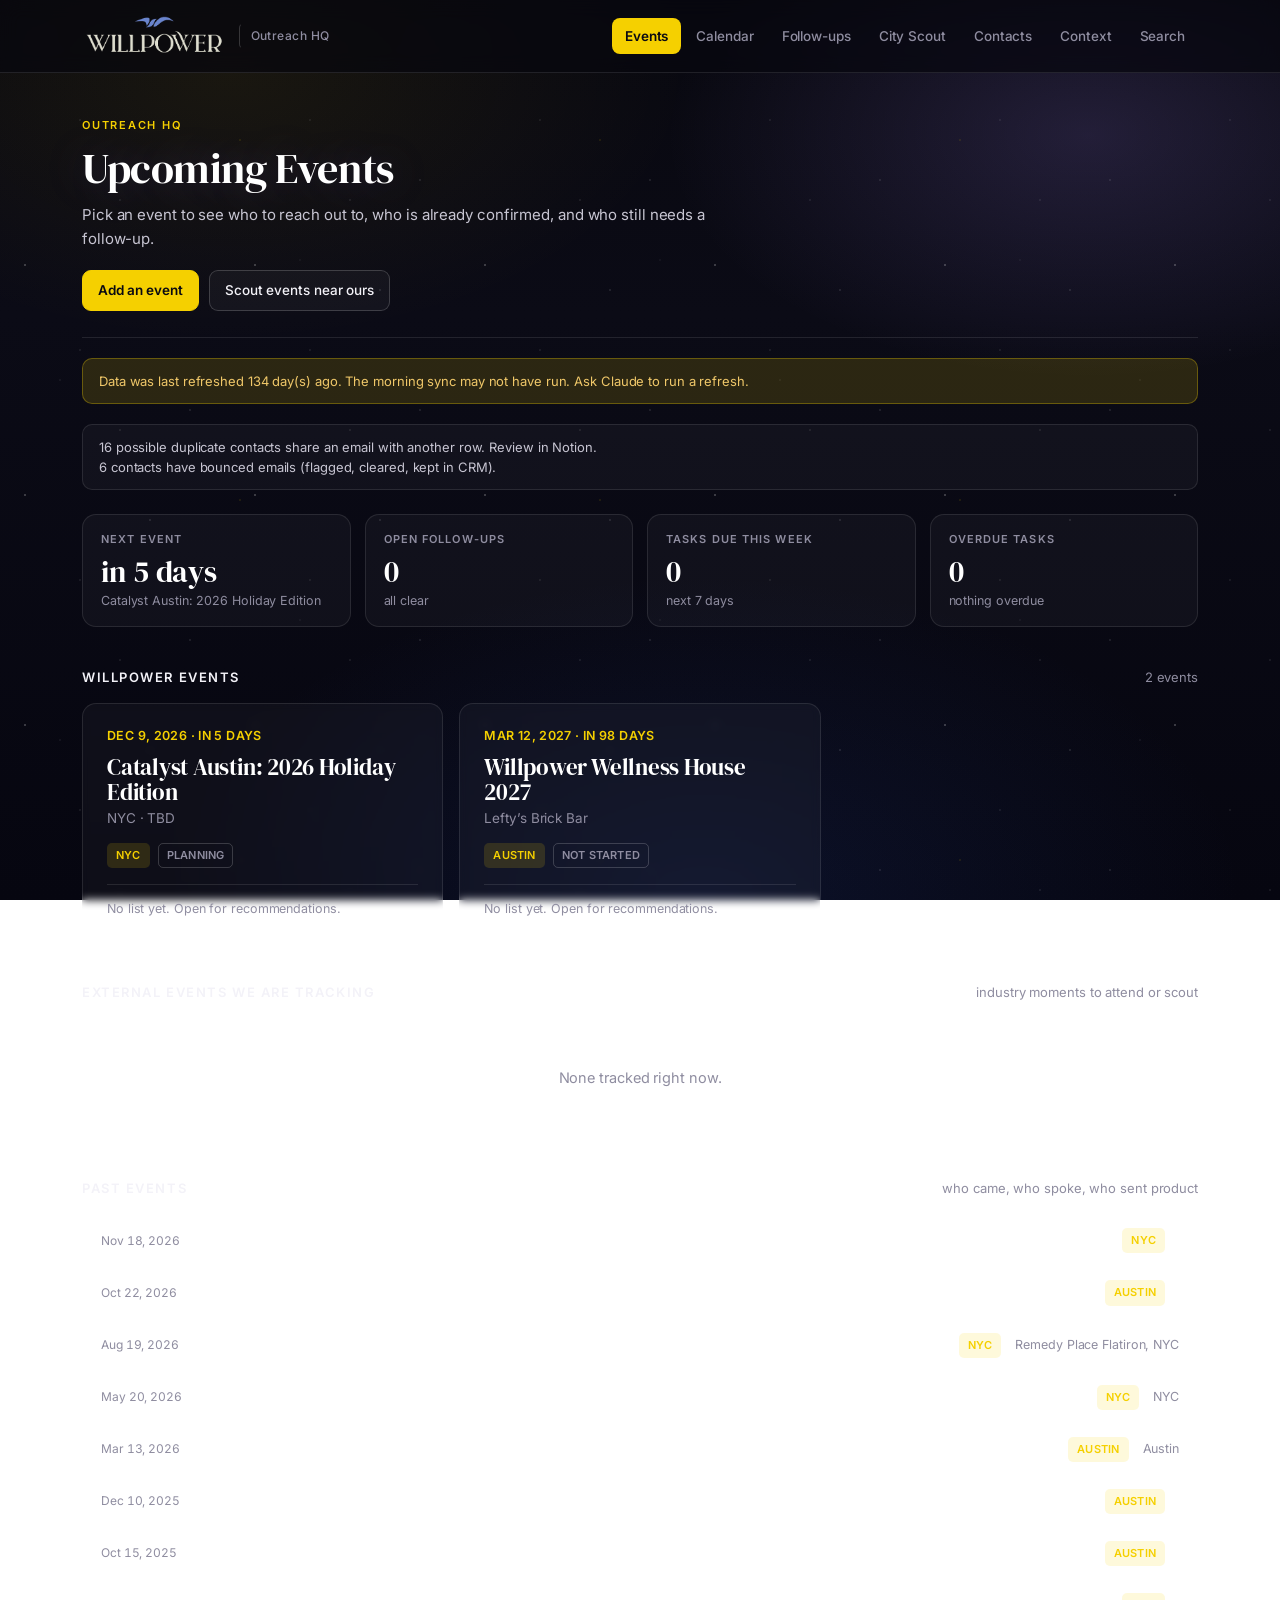
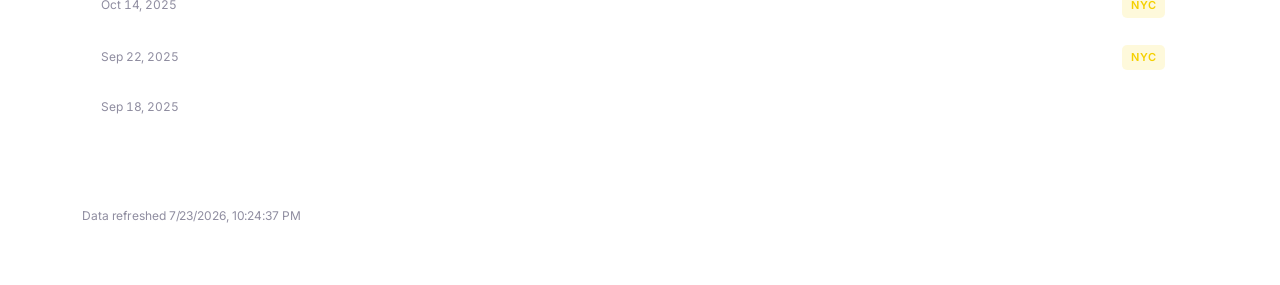
<file: index.html>
<!DOCTYPE html>
<html lang="en">
<head>
<meta charset="utf-8">
<meta name="viewport" content="width=device-width, initial-scale=1">
<meta name="robots" content="noindex,nofollow,noarchive">
<title>Willpower Outreach HQ</title>
<link rel="preconnect" href="https://fonts.googleapis.com">
<link rel="preconnect" href="https://fonts.gstatic.com" crossorigin>
<link href="https://fonts.googleapis.com/css2?family=DM+Serif+Display:ital@0;1&family=Inter:wght@400;500;600;700&display=swap" rel="stylesheet">
<link rel="stylesheet" href="assets/css/hub.css?v=1784922054">
<link rel="icon" href="assets/img/willpower-bird.png">
<link rel="manifest" href="manifest.webmanifest">
<meta name="theme-color" content="#07070d">
<link rel="apple-touch-icon" href="assets/img/willpower-bird.png">
</head>
<body>
<div class="masthead"><div class="wrap">
  <a class="brand" href="index.html"><img class="logo" src="assets/img/willpower-logo.png" alt="Willpower"><span class="tag">Outreach HQ</span></a>
  <div class="nav">
    <a href="index.html" class="on">Events</a>
    <a href="calendar.html">Calendar</a>
    <a href="follow-ups.html">Follow-ups</a>
    <a href="events-map.html">City Scout</a>
    <a href="contacts.html">Contacts</a>
    <a href="context.html">Context</a>
  </div>
</div></div>

<div class="wrap">
  <div class="phead">
    <div class="eyebrow">Outreach HQ</div>
    <h1>Upcoming Events</h1>
    <div class="sub">Pick an event to see who to reach out to, who is already confirmed, and who still needs a follow-up.</div>
    <div class="actions">
      <button class="primary" onclick="document.getElementById('addModal').classList.add('open')">Add an event</button>
      <a class="btn" href="events-map.html">Scout events near ours</a>
    </div>
  </div>

  <div id="banners"></div>
  <div id="attention"></div>
  <div id="upnext"></div>

  <div class="sectionrow"><h2>Willpower events</h2><span class="note" id="wpcount"></span></div>
  <div class="events" id="wpEvents"><div class="empty">Loading...</div></div>

  <div class="sectionrow"><h2>External events we are tracking</h2><span class="note">industry moments to attend or scout</span></div>
  <div class="minilist" id="extEvents"></div>

  <div class="sectionrow"><h2>Past events</h2><span class="note">who came, who spoke, who sent product</span></div>
  <div class="minilist" id="pastEvents"></div>

  <div class="foot" id="foot"></div>
</div>

<div class="modal" id="addModal" onclick="if(event.target===this)this.classList.remove('open')">
  <div class="box">
    <h2>Add an event</h2>
    <p style="font-size:14px;color:var(--ink-2)">Events live in the Notion Event Calendar. Add a row there and it shows up here after the next morning sync, or ask Claude to refresh now.</p>
    <ol>
      <li>Open the <a href="https://www.notion.so/17a38388847e80edb69bcc3029eeae56" target="_blank" rel="noopener" style="text-decoration:underline">Event Calendar in Notion</a></li>
      <li>Add a row with the three required fields: <b>Event Name</b>, <b>Date</b>, and <b>Event Location</b> (city)</li>
      <li>Optional: Venue, Event Type, Website or Luma link</li>
    </ol>
    <div class="actions">
      <button class="primary" onclick="window.open('https://www.notion.so/17a38388847e80edb69bcc3029eeae56','_blank')">Open Event Calendar</button>
      <button onclick="document.getElementById('addModal').classList.remove('open')">Close</button>
    </div>
  </div>
</div>

<script src="assets/js/data.js?v=1784922054"></script>
<script src="assets/js/events.js?v=1784922054"></script>
<script src="assets/js/palette.js?v=1784922054"></script>
<script src="assets/js/pwa.js?v=1784922054"></script>
</body>
</html>
</file>
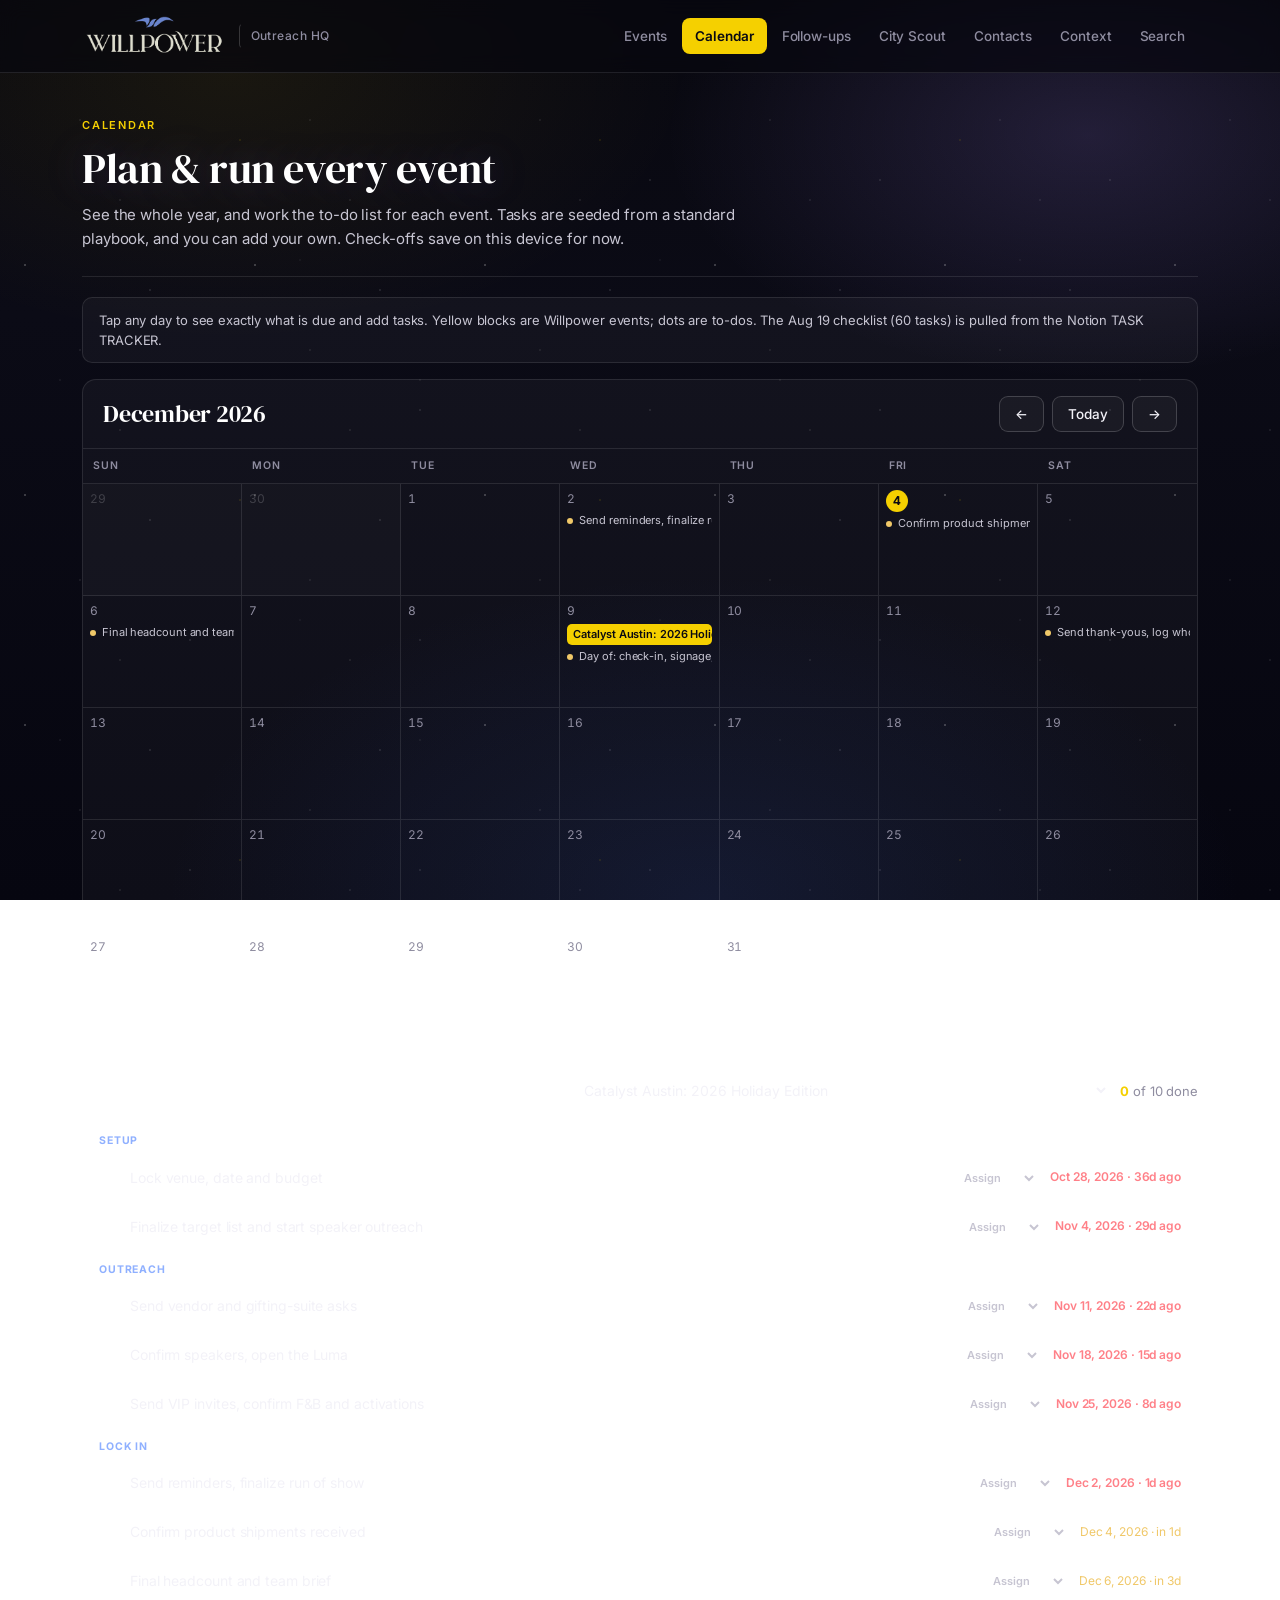
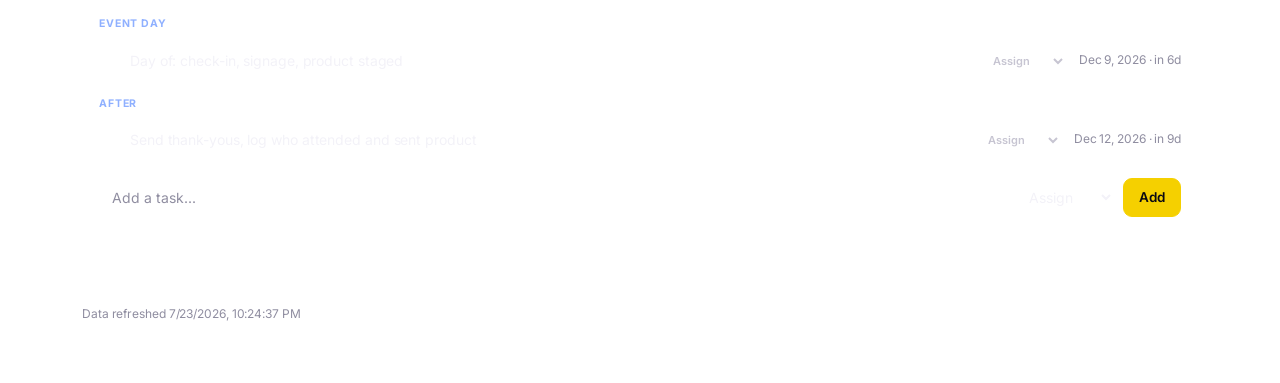
<file: calendar.html>
<!DOCTYPE html>
<html lang="en">
<head>
<meta charset="utf-8">
<meta name="viewport" content="width=device-width, initial-scale=1">
<meta name="robots" content="noindex,nofollow,noarchive">
<title>Calendar · Willpower Outreach HQ</title>
<link rel="preconnect" href="https://fonts.googleapis.com">
<link rel="preconnect" href="https://fonts.gstatic.com" crossorigin>
<link href="https://fonts.googleapis.com/css2?family=DM+Serif+Display:ital@0;1&family=Inter:wght@400;500;600;700&display=swap" rel="stylesheet">
<link rel="stylesheet" href="assets/css/hub.css?v=1784922054">
<link rel="icon" href="assets/img/willpower-bird.png">
<link rel="manifest" href="manifest.webmanifest">
<meta name="theme-color" content="#07070d">
<link rel="apple-touch-icon" href="assets/img/willpower-bird.png">
</head>
<body>
<div class="masthead"><div class="wrap">
  <a class="brand" href="index.html"><img class="logo" src="assets/img/willpower-logo.png" alt="Willpower"><span class="tag">Outreach HQ</span></a>
  <div class="nav">
    <a href="index.html">Events</a>
    <a href="calendar.html" class="on">Calendar</a>
    <a href="follow-ups.html">Follow-ups</a>
    <a href="events-map.html">City Scout</a>
    <a href="contacts.html">Contacts</a>
    <a href="context.html">Context</a>
  </div>
</div></div>

<div class="wrap">
  <div class="phead">
    <div class="eyebrow">Calendar</div>
    <h1>Plan &amp; run every event</h1>
    <div class="sub">See the whole year, and work the to-do list for each event. Tasks are seeded from a standard playbook, and you can add your own. Check-offs save on this device for now.</div>
  </div>
  <div id="banners"></div>
  <div class="calwrap" id="cal"></div>
  <div id="tasks"></div>
  <div class="foot" id="foot"></div>
</div>

<div class="modal" id="dayModal" onclick="if(event.target===this){this.classList.remove('open')}"><div class="box wide"></div></div>

<script src="assets/js/data.js?v=1784922054"></script>
<script src="assets/js/config.js?v=1784922054"></script>
<script src="assets/js/calendar.js?v=1784922054"></script>
<script src="assets/js/palette.js?v=1784922054"></script>
<script src="assets/js/pwa.js?v=1784922054"></script>
</body>
</html>
</file>
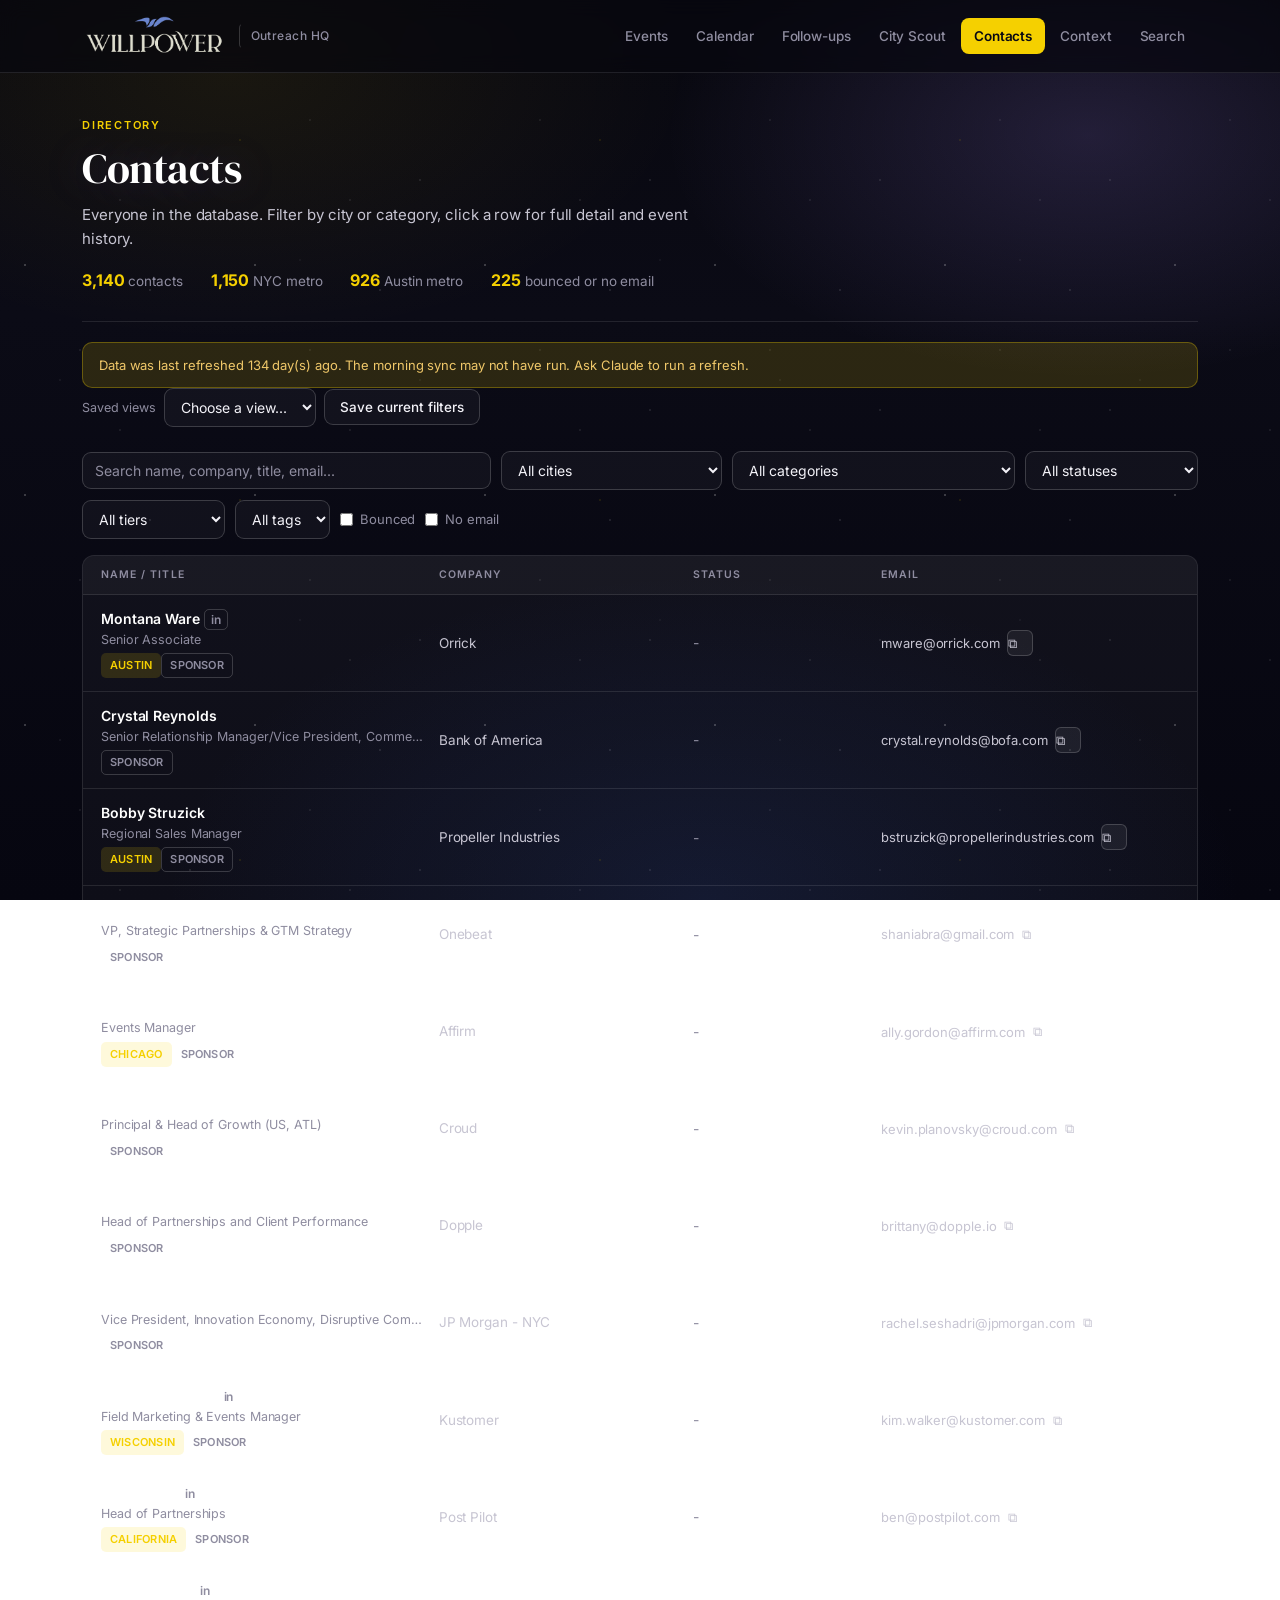
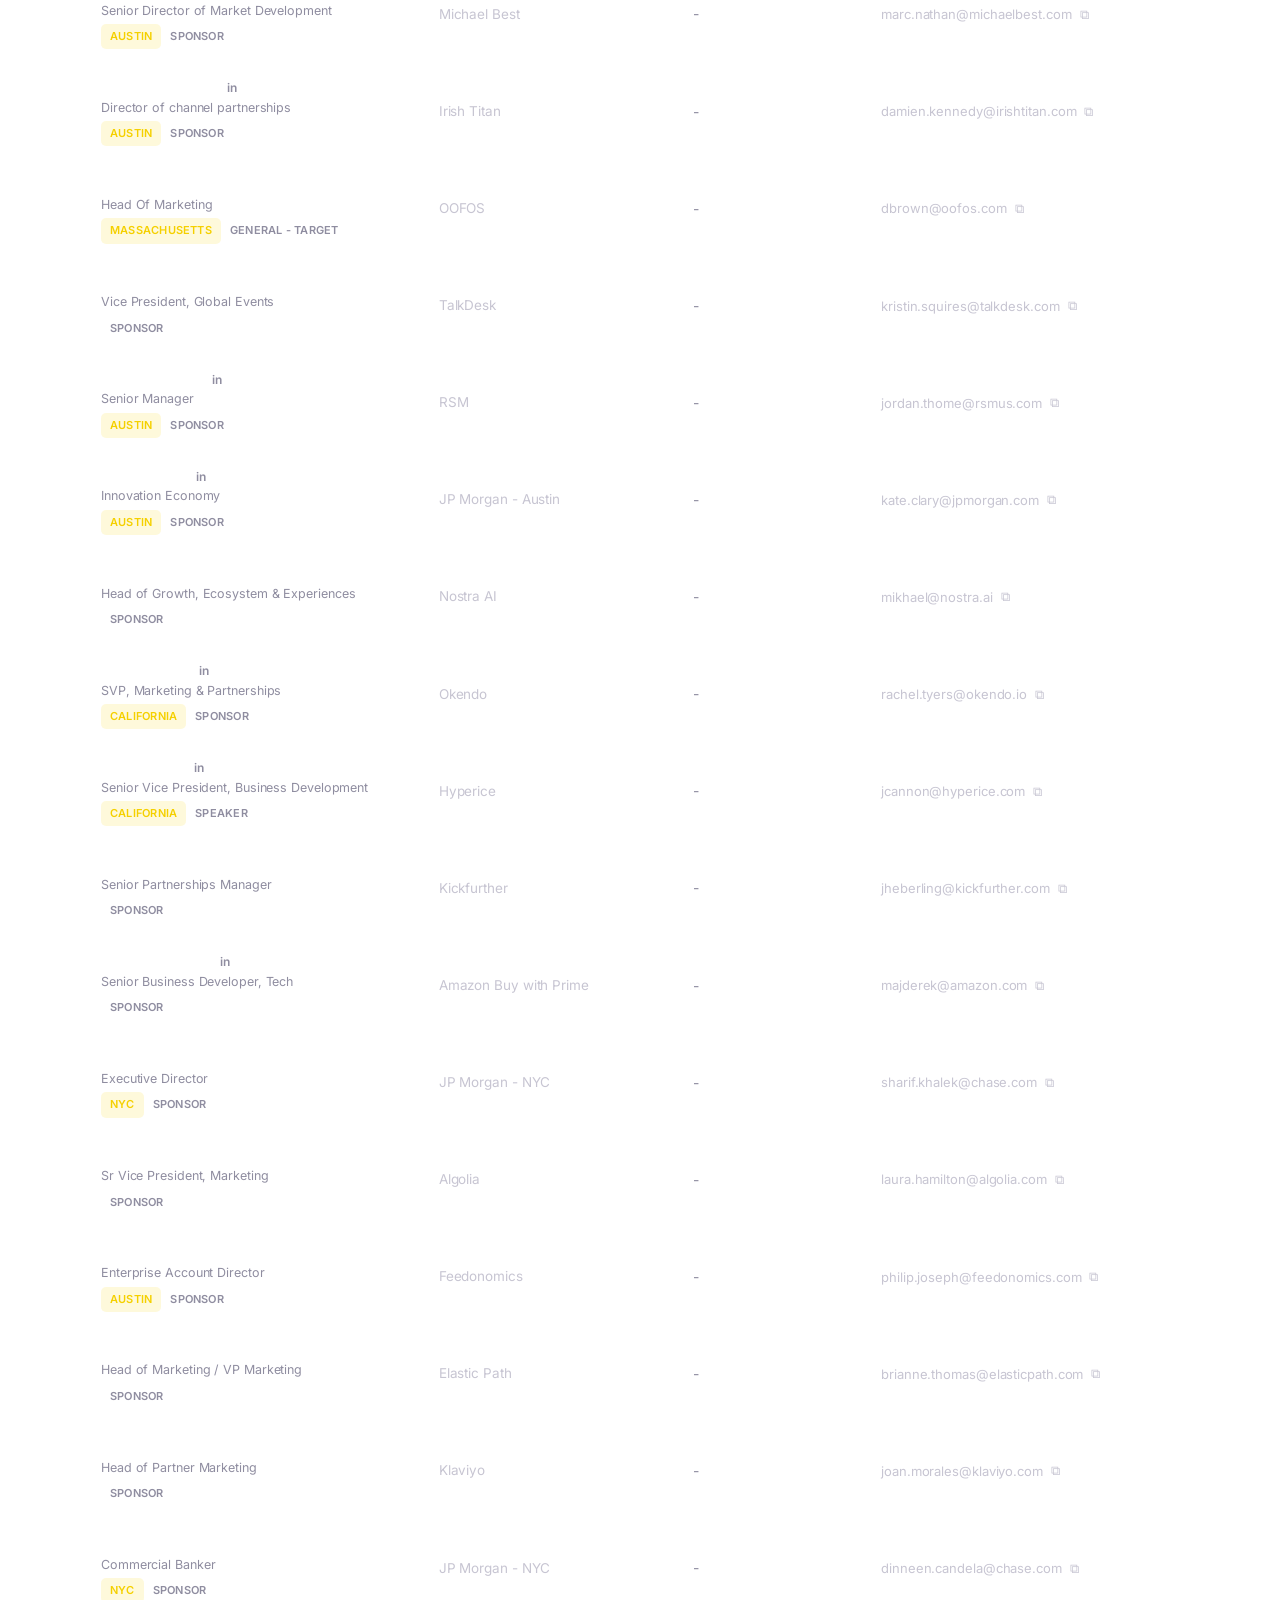
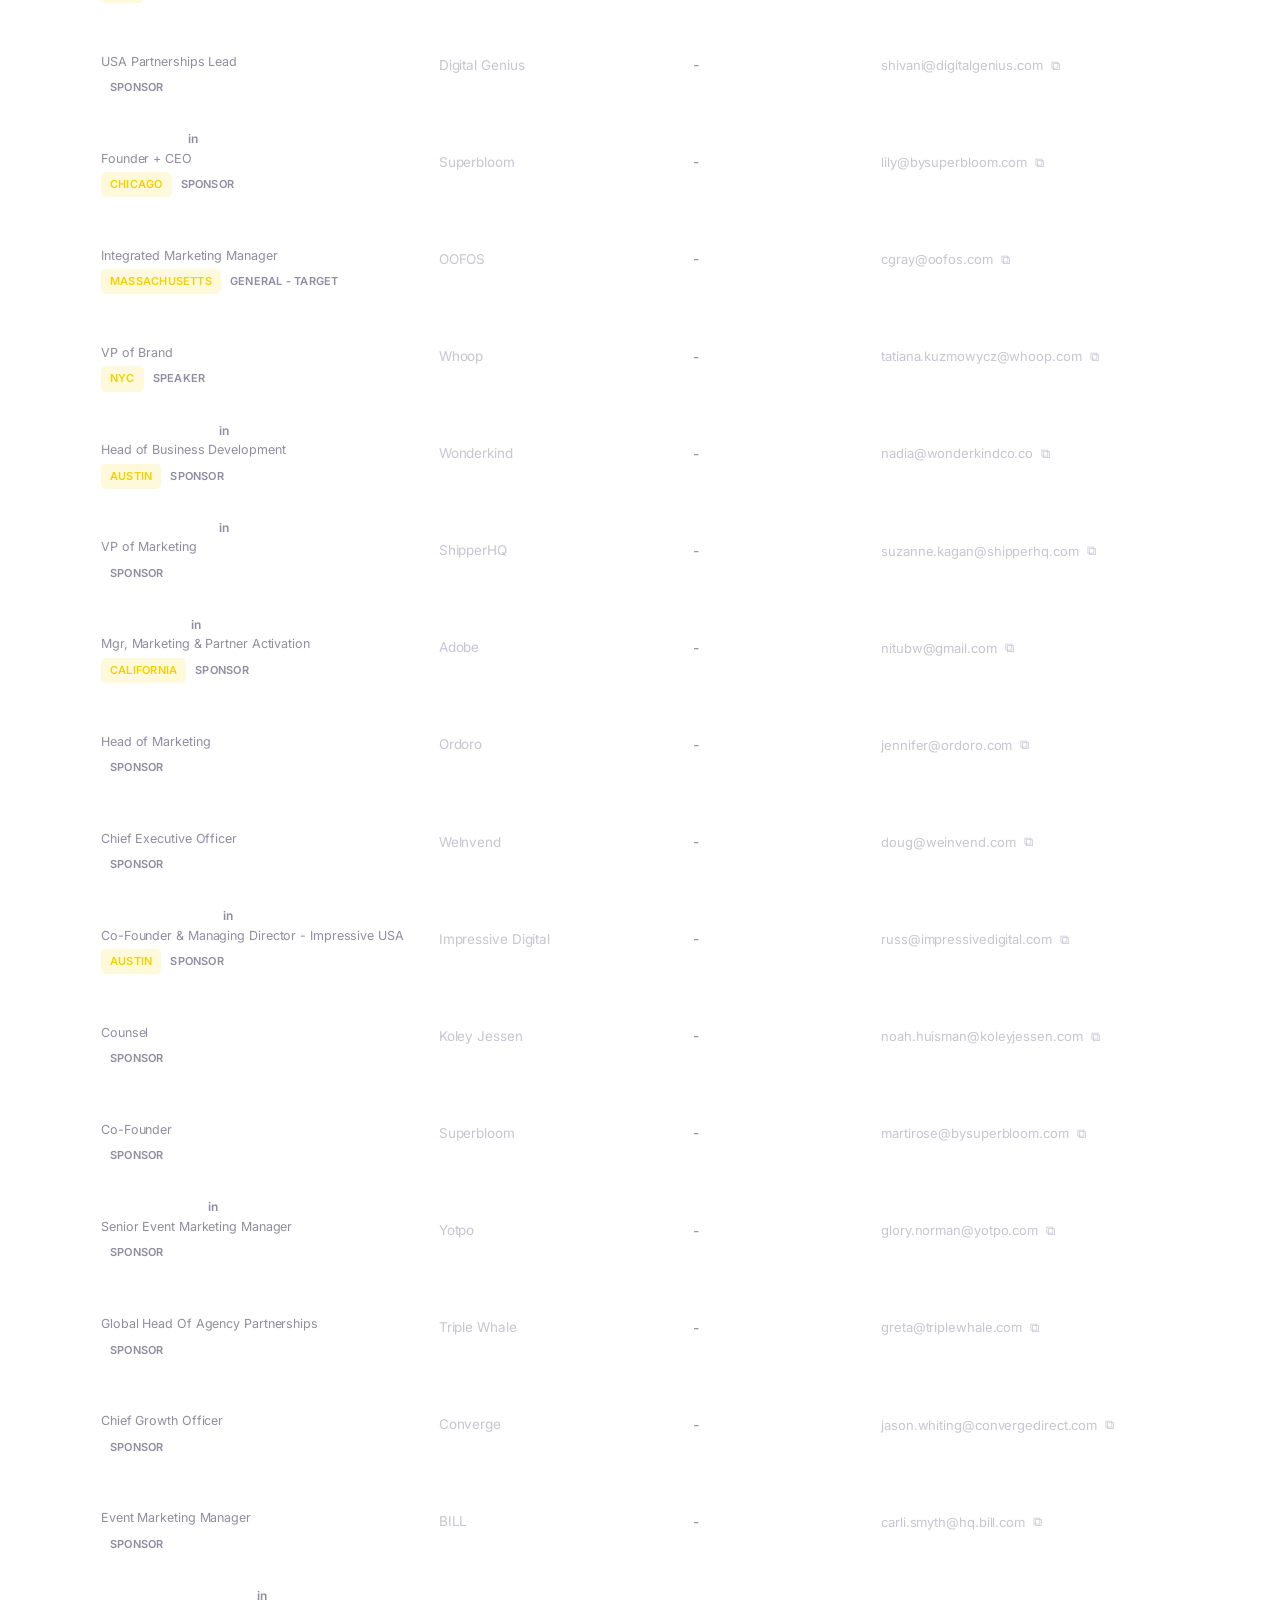
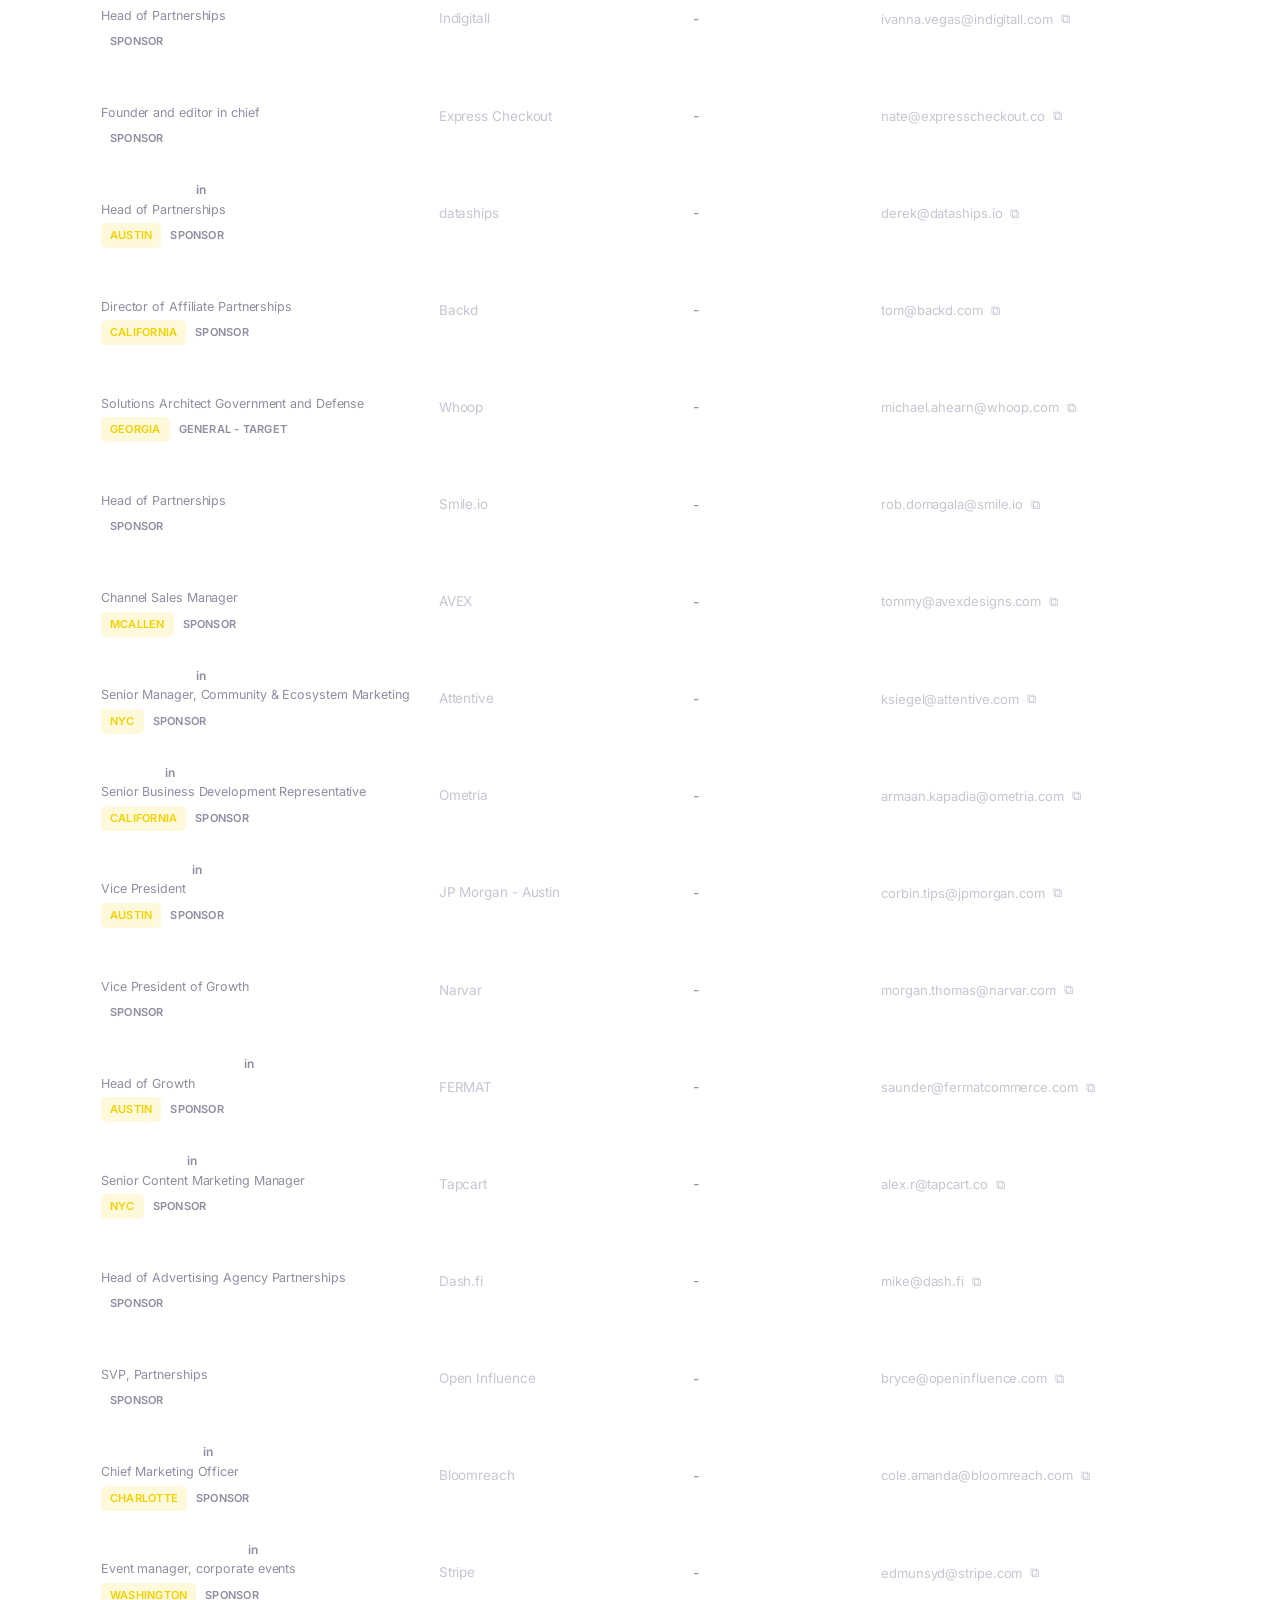
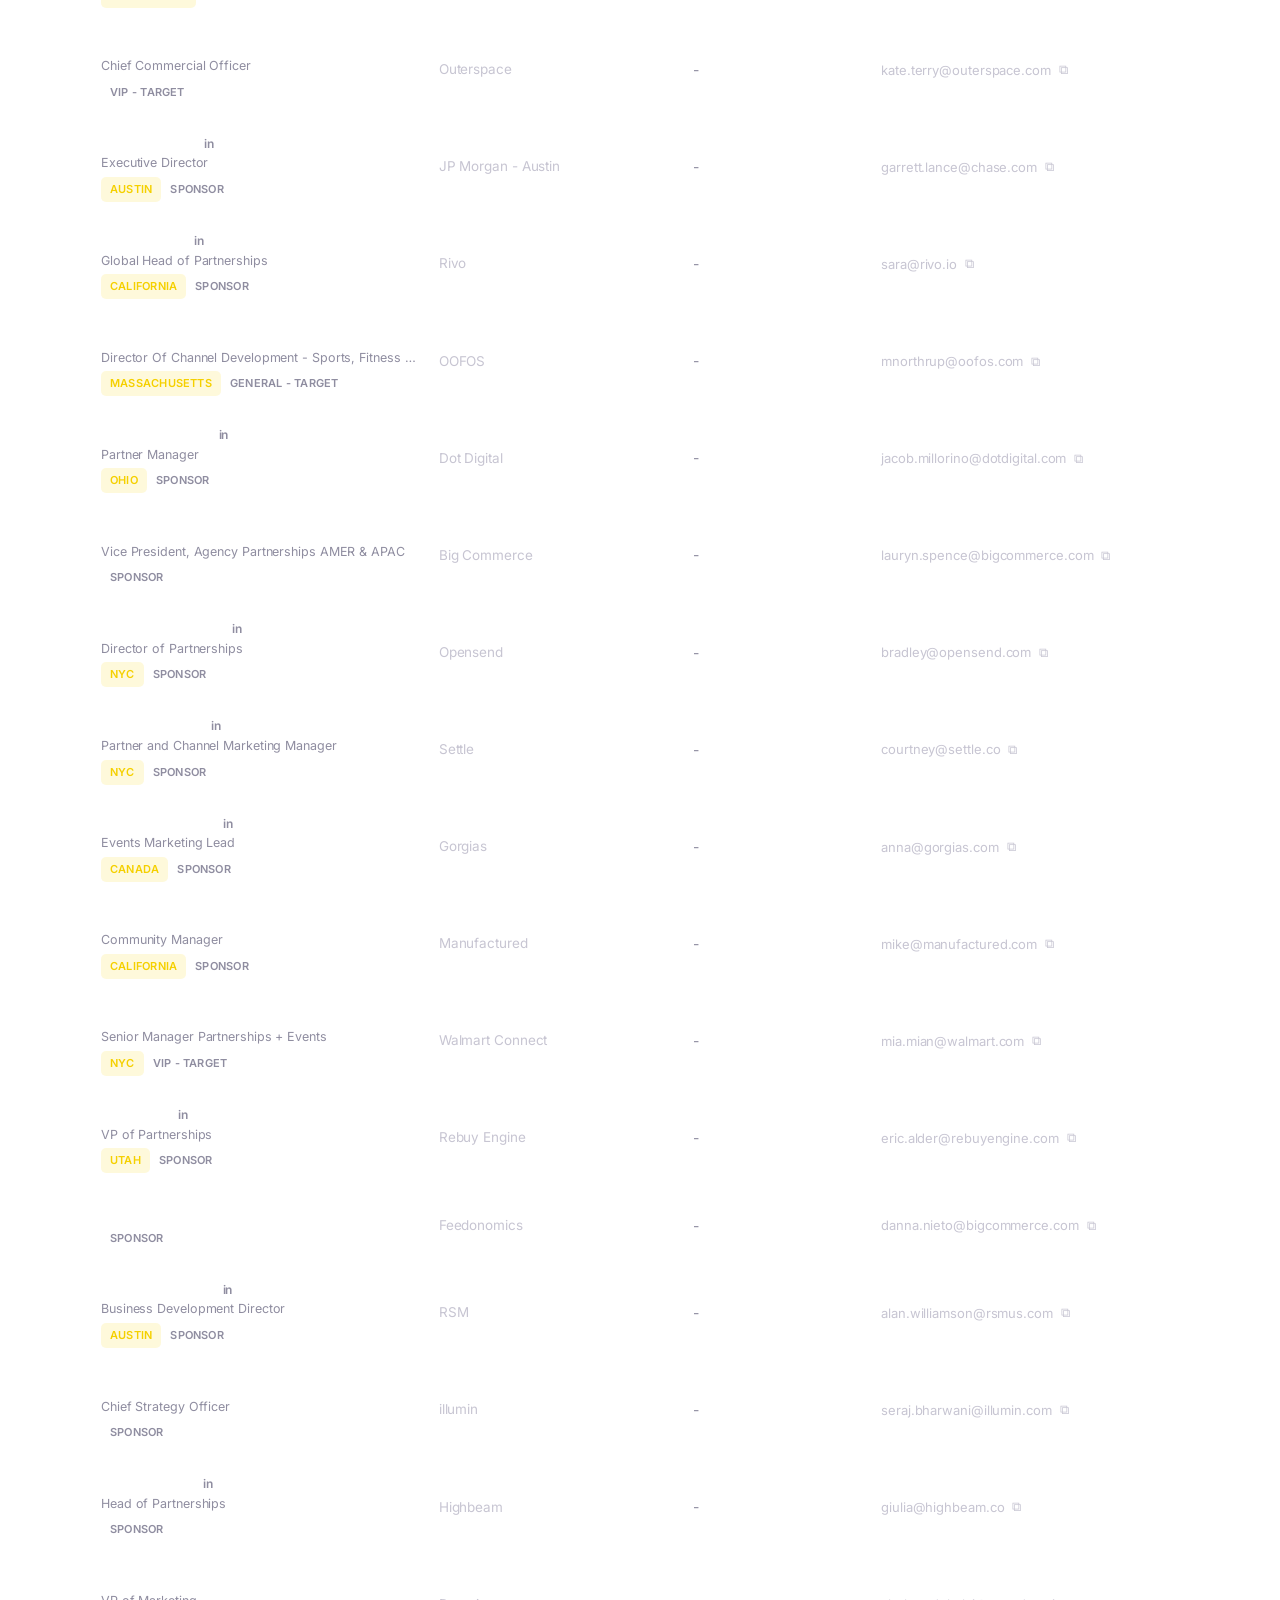
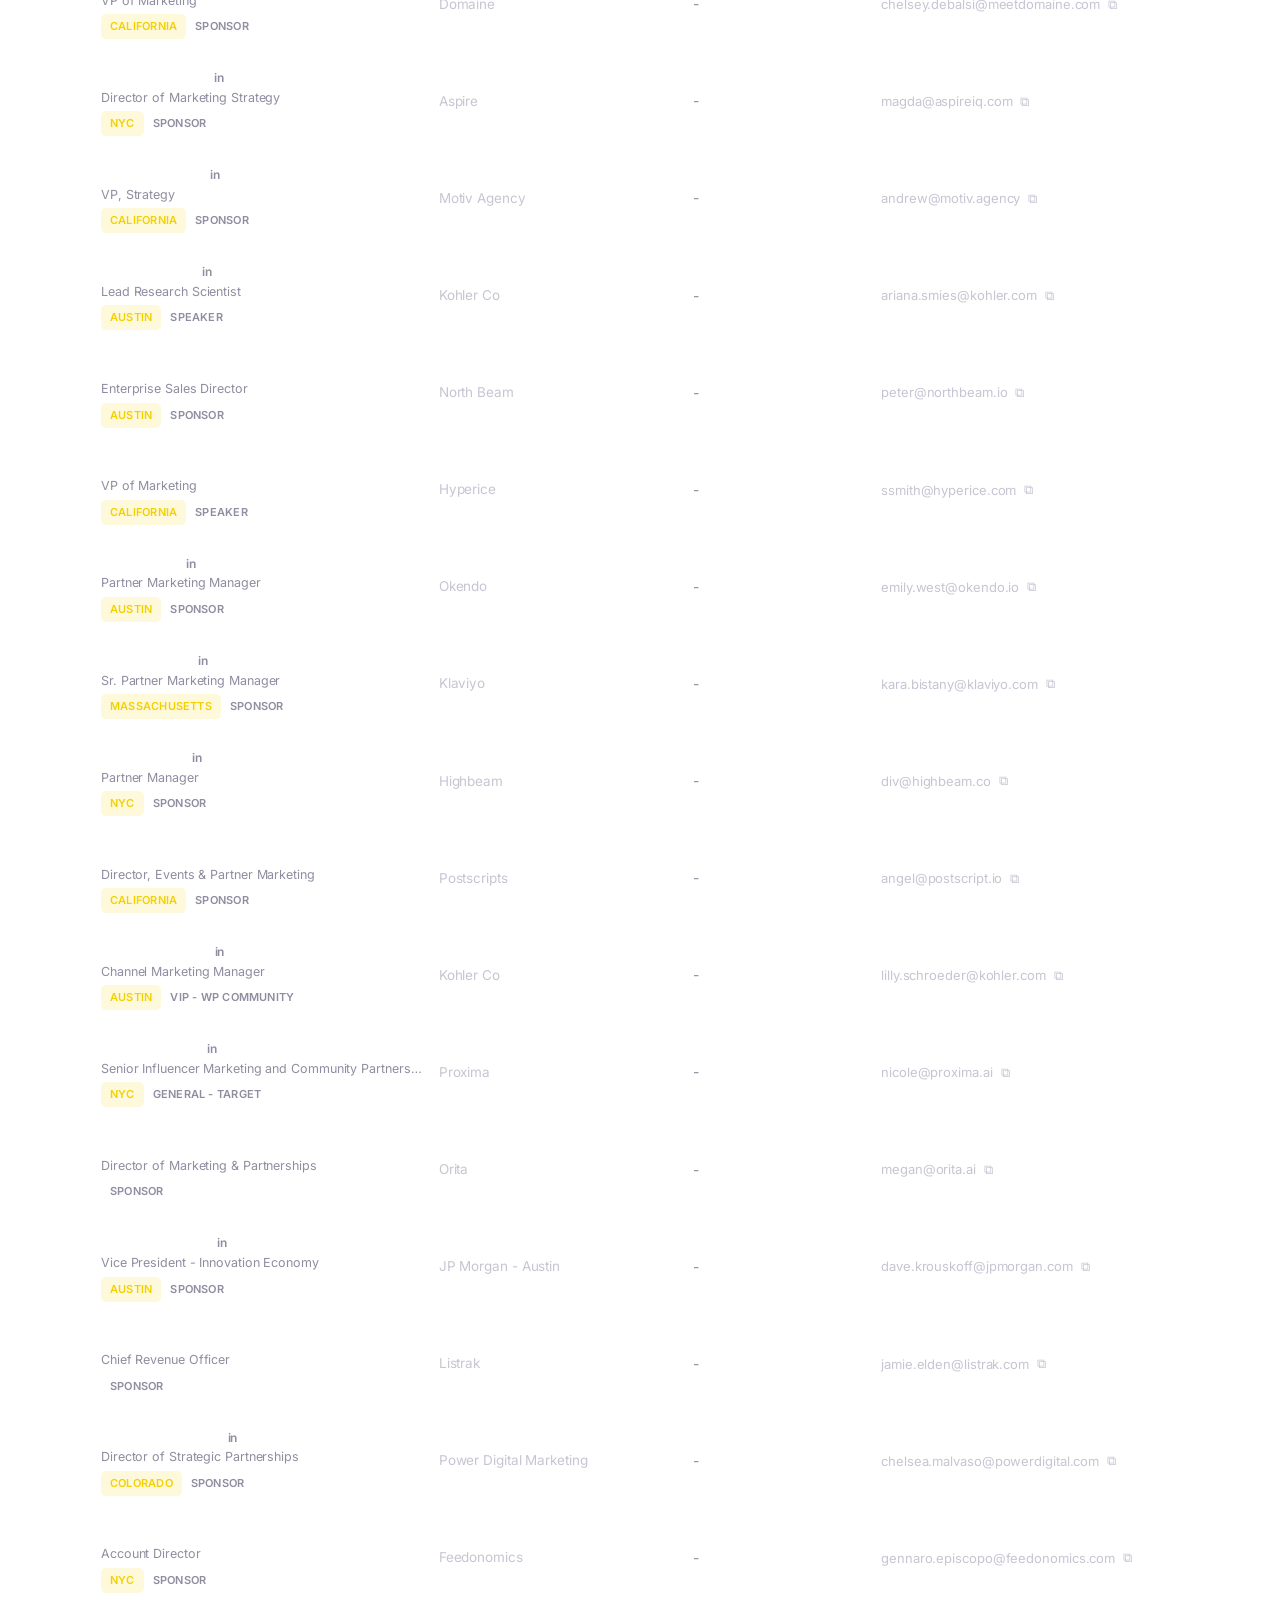
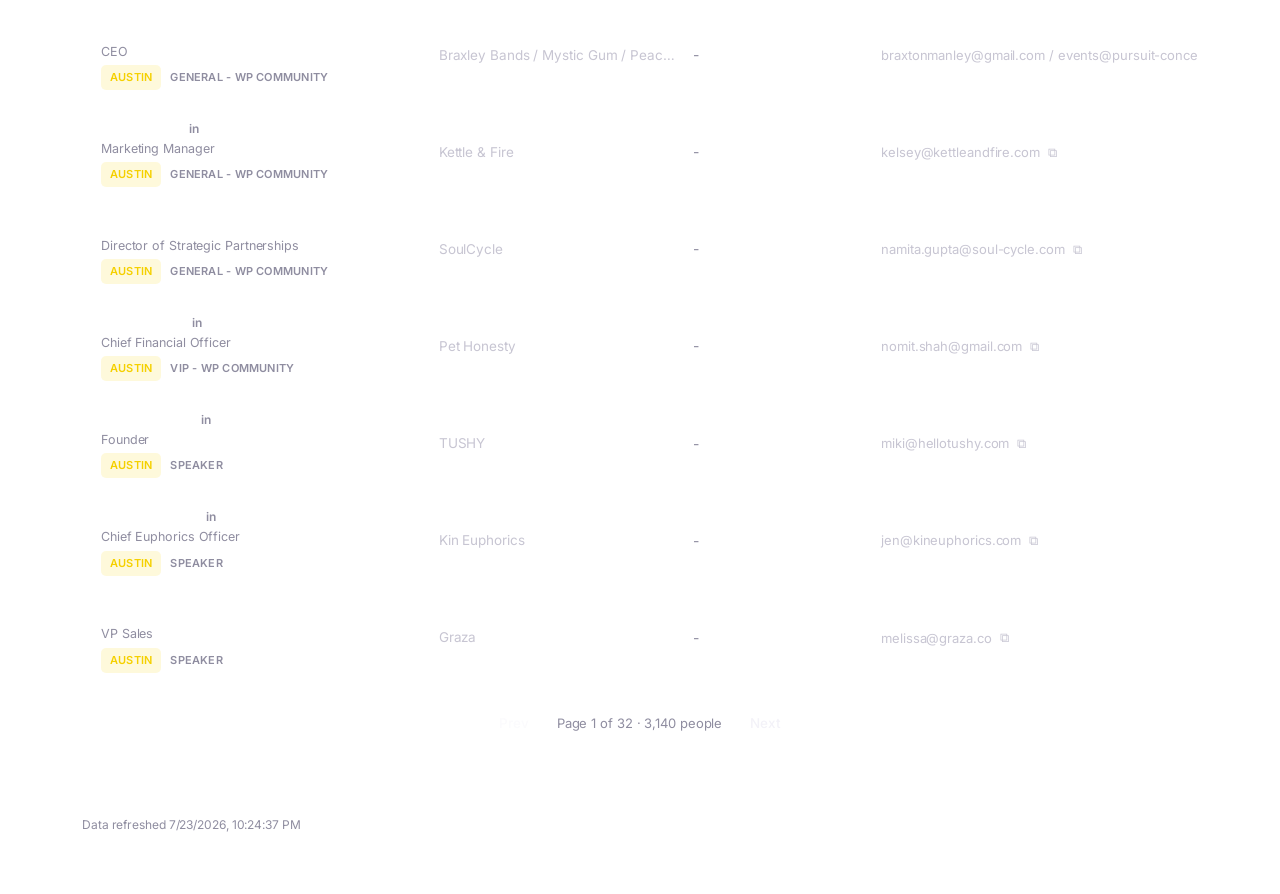
<file: contacts.html>
<!DOCTYPE html>
<html lang="en">
<head>
<meta charset="utf-8">
<meta name="viewport" content="width=device-width, initial-scale=1">
<meta name="robots" content="noindex,nofollow,noarchive">
<title>Contacts · Willpower Outreach HQ</title>
<link rel="preconnect" href="https://fonts.googleapis.com">
<link rel="preconnect" href="https://fonts.gstatic.com" crossorigin>
<link href="https://fonts.googleapis.com/css2?family=DM+Serif+Display:ital@0;1&family=Inter:wght@400;500;600;700&display=swap" rel="stylesheet">
<link rel="stylesheet" href="assets/css/hub.css?v=1784922054">
<link rel="icon" href="assets/img/willpower-bird.png">
<link rel="manifest" href="manifest.webmanifest">
<meta name="theme-color" content="#07070d">
<link rel="apple-touch-icon" href="assets/img/willpower-bird.png">
</head>
<body>
<div class="masthead"><div class="wrap">
  <a class="brand" href="index.html"><img class="logo" src="assets/img/willpower-logo.png" alt="Willpower"><span class="tag">Outreach HQ</span></a>
  <div class="nav">
    <a href="index.html">Events</a>
    <a href="calendar.html">Calendar</a>
    <a href="follow-ups.html">Follow-ups</a>
    <a href="events-map.html">City Scout</a>
    <a href="contacts.html" class="on">Contacts</a>
    <a href="context.html">Context</a>
  </div>
</div></div>

<div class="wrap">
  <div class="phead">
    <div class="eyebrow">Directory</div>
    <h1>Contacts</h1>
    <div class="sub">Everyone in the database. Filter by city or category, click a row for full detail and event history.</div>
    <div class="summary" id="summary"></div>
  </div>

  <div id="banners"></div>

  <div class="viewbar" id="viewbar"></div>
  <div class="controls">
    <input type="text" class="search" id="search" placeholder="Search name, company, title, email...">
    <select id="cityF"><option value="">All cities</option></select>
    <select id="catF"><option value="">All categories</option></select>
    <select id="statusF"><option value="">All statuses</option></select>
    <select id="tierF"><option value="">All tiers</option></select>
    <select id="tagF"><option value="">All tags</option></select>
    <label class="tog"><input type="checkbox" id="bouncedF"> Bounced</label>
    <label class="tog"><input type="checkbox" id="noEmailF"> No email</label>
  </div>

  <div id="rows"><div class="plist"><div class="empty">Loading...</div></div></div>
  <div class="pager" id="pager"></div>
  <div class="foot" id="foot"></div>
</div>

<div class="overlay" id="overlay" onclick="closeDrawer()"></div>
<div class="drawer" id="drawer"></div>

<script src="assets/js/data.js?v=1784922054"></script>
<script src="assets/js/contacts.js?v=1784922054"></script>
<script src="assets/js/palette.js?v=1784922054"></script>
<script src="assets/js/pwa.js?v=1784922054"></script>
</body>
</html>
</file>
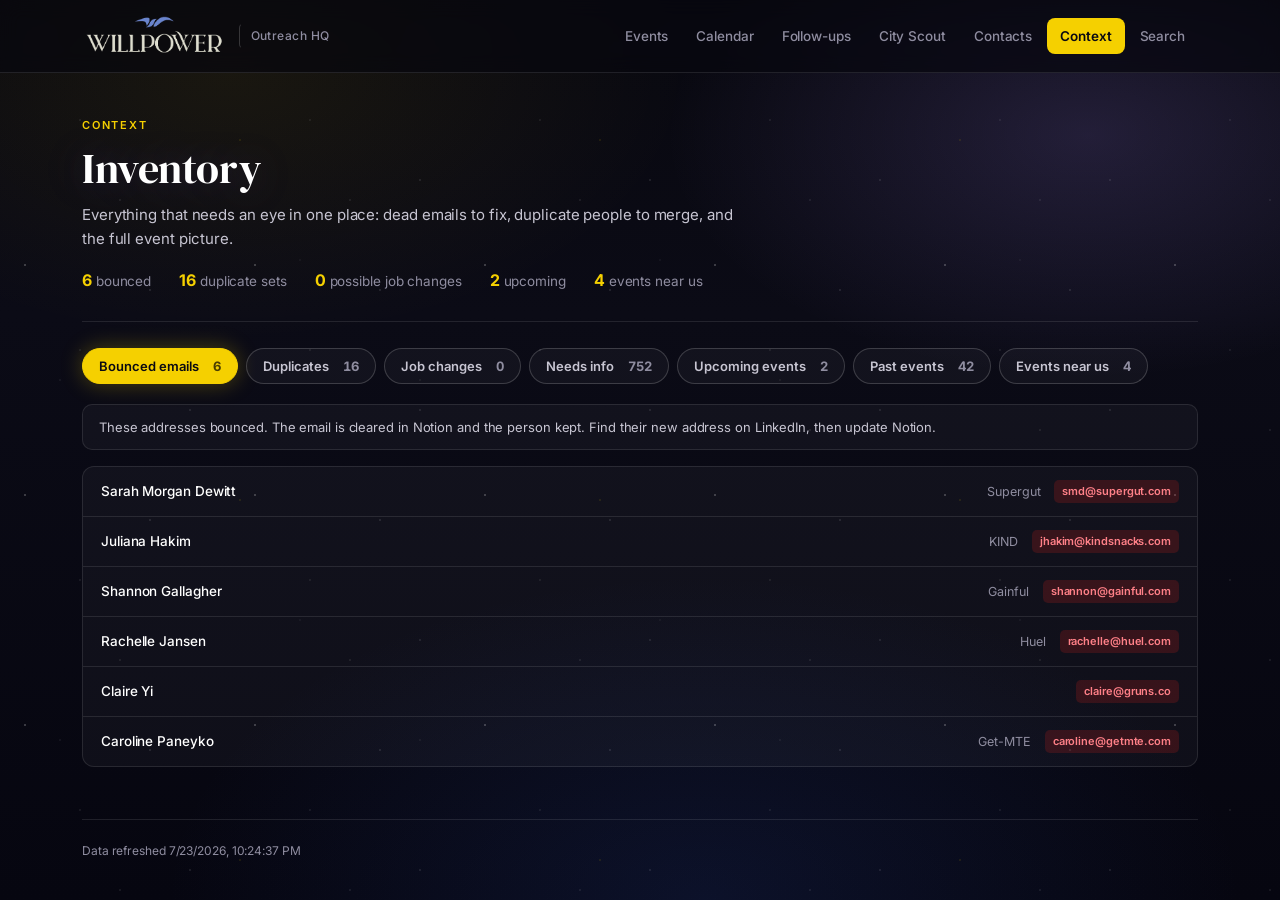
<file: context.html>
<!DOCTYPE html>
<html lang="en">
<head>
<meta charset="utf-8">
<meta name="viewport" content="width=device-width, initial-scale=1">
<meta name="robots" content="noindex,nofollow,noarchive">
<title>Context · Willpower Outreach HQ</title>
<link rel="preconnect" href="https://fonts.googleapis.com">
<link rel="preconnect" href="https://fonts.gstatic.com" crossorigin>
<link href="https://fonts.googleapis.com/css2?family=DM+Serif+Display:ital@0;1&family=Inter:wght@400;500;600;700&display=swap" rel="stylesheet">
<link rel="stylesheet" href="assets/css/hub.css?v=1784922054">
<link rel="icon" href="assets/img/willpower-bird.png">
<link rel="manifest" href="manifest.webmanifest">
<meta name="theme-color" content="#07070d">
<link rel="apple-touch-icon" href="assets/img/willpower-bird.png">
</head>
<body>
<div class="masthead"><div class="wrap">
  <a class="brand" href="index.html"><img class="logo" src="assets/img/willpower-logo.png" alt="Willpower"><span class="tag">Outreach HQ</span></a>
  <div class="nav">
    <a href="index.html">Events</a>
    <a href="calendar.html">Calendar</a>
    <a href="follow-ups.html">Follow-ups</a>
    <a href="events-map.html">City Scout</a>
    <a href="contacts.html">Contacts</a>
    <a href="context.html" class="on">Context</a>
  </div>
</div></div>

<div class="wrap">
  <div class="phead">
    <div class="eyebrow">Context</div>
    <h1>Inventory</h1>
    <div class="sub">Everything that needs an eye in one place: dead emails to fix, duplicate people to merge, and the full event picture.</div>
    <div class="summary" id="summary"></div>
  </div>

  <div class="tabs" id="tabs"></div>
  <div id="body"></div>
  <div class="foot" id="foot"></div>
</div>

<div class="overlay" id="overlay" onclick="closeDrawer()"></div>
<div class="drawer" id="drawer"></div>

<script src="assets/js/data.js?v=1784922054"></script>
<script src="assets/js/context.js?v=1784922054"></script>
<script src="assets/js/palette.js?v=1784922054"></script>
<script src="assets/js/pwa.js?v=1784922054"></script>
</body>
</html>
</file>
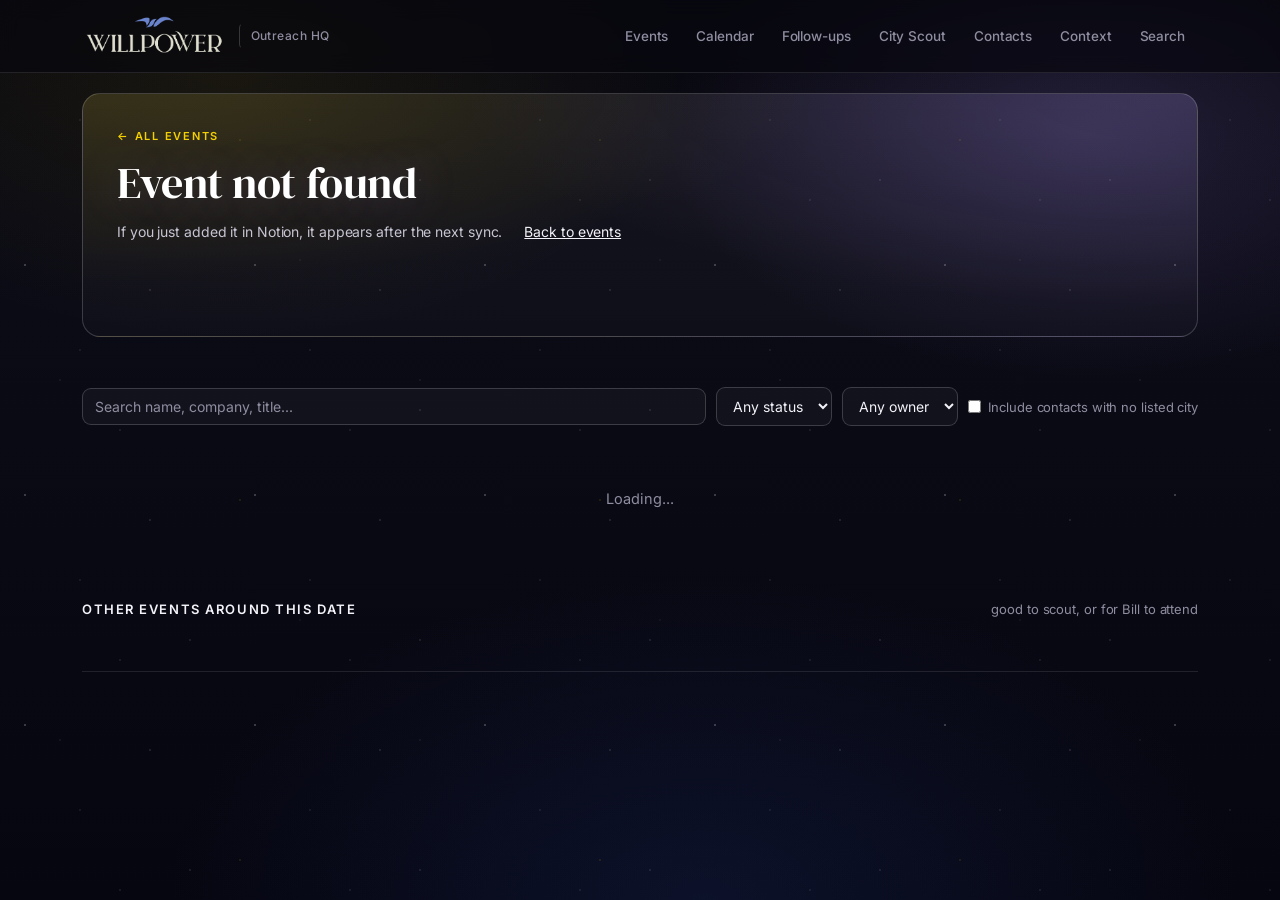
<file: event.html>
<!DOCTYPE html>
<html lang="en">
<head>
<meta charset="utf-8">
<meta name="viewport" content="width=device-width, initial-scale=1">
<meta name="robots" content="noindex,nofollow,noarchive">
<title>Event · Willpower Outreach HQ</title>
<link rel="preconnect" href="https://fonts.googleapis.com">
<link rel="preconnect" href="https://fonts.gstatic.com" crossorigin>
<link href="https://fonts.googleapis.com/css2?family=DM+Serif+Display:ital@0;1&family=Inter:wght@400;500;600;700&display=swap" rel="stylesheet">
<link rel="stylesheet" href="assets/css/hub.css?v=1784922054">
<link rel="icon" href="assets/img/willpower-bird.png">
<link rel="manifest" href="manifest.webmanifest">
<meta name="theme-color" content="#07070d">
<link rel="apple-touch-icon" href="assets/img/willpower-bird.png">
</head>
<body>
<div class="masthead"><div class="wrap">
  <a class="brand" href="index.html"><img class="logo" src="assets/img/willpower-logo.png" alt="Willpower"><span class="tag">Outreach HQ</span></a>
  <div class="nav">
    <a href="index.html">Events</a>
    <a href="calendar.html">Calendar</a>
    <a href="follow-ups.html">Follow-ups</a>
    <a href="events-map.html">City Scout</a>
    <a href="contacts.html">Contacts</a>
    <a href="context.html">Context</a>
  </div>
</div></div>

<div class="wrap">
  <div class="ehero">
    <div class="kicker"><a href="index.html" style="color:var(--yellow)">&larr; All events</a><span id="countdown"></span></div>
    <h1 id="title">Loading...</h1>
    <div class="facts" id="facts"></div>
    <div class="links" id="links"></div>
    <div class="pbar" id="pbar"></div>
    <div class="goals" id="goals"></div>
    <div class="metrics" id="metrics"></div>
    <div class="links" id="links2"></div>
  </div>

  <div id="banners"></div>
  <div id="followups"></div>

  <div class="tabs" id="tabs"></div>
  <div class="controls">
    <input type="text" class="search" id="search" placeholder="Search name, company, title...">
    <select id="statusFilter"><option value="">Any status</option></select>
    <select id="ownerFilter"><option value="">Any owner</option></select>
    <label class="tog"><input type="checkbox" id="includeUnknown"> Include contacts with no listed city</label>
  </div>
  <div id="listHead"></div>
  <div id="groups"><div class="empty">Loading...</div></div>

  <div class="sectionrow"><h2>Other events around this date</h2><span class="note">good to scout, or for Bill to attend</span></div>
  <div id="nearby"></div>

  <div class="foot" id="foot"></div>
</div>
<script src="assets/js/data.js?v=1784922054"></script>
<script src="assets/js/config.js?v=1784922054"></script>
<script src="assets/js/api.js?v=1784922054"></script>
<script src="assets/js/draft.js?v=1784922054"></script>
<script src="assets/js/score.js?v=1784922054"></script>
<script src="assets/js/event.js?v=1784922054"></script>
<script src="assets/js/palette.js?v=1784922054"></script>
<script src="assets/js/pwa.js?v=1784922054"></script>
</body>
</html>
</file>
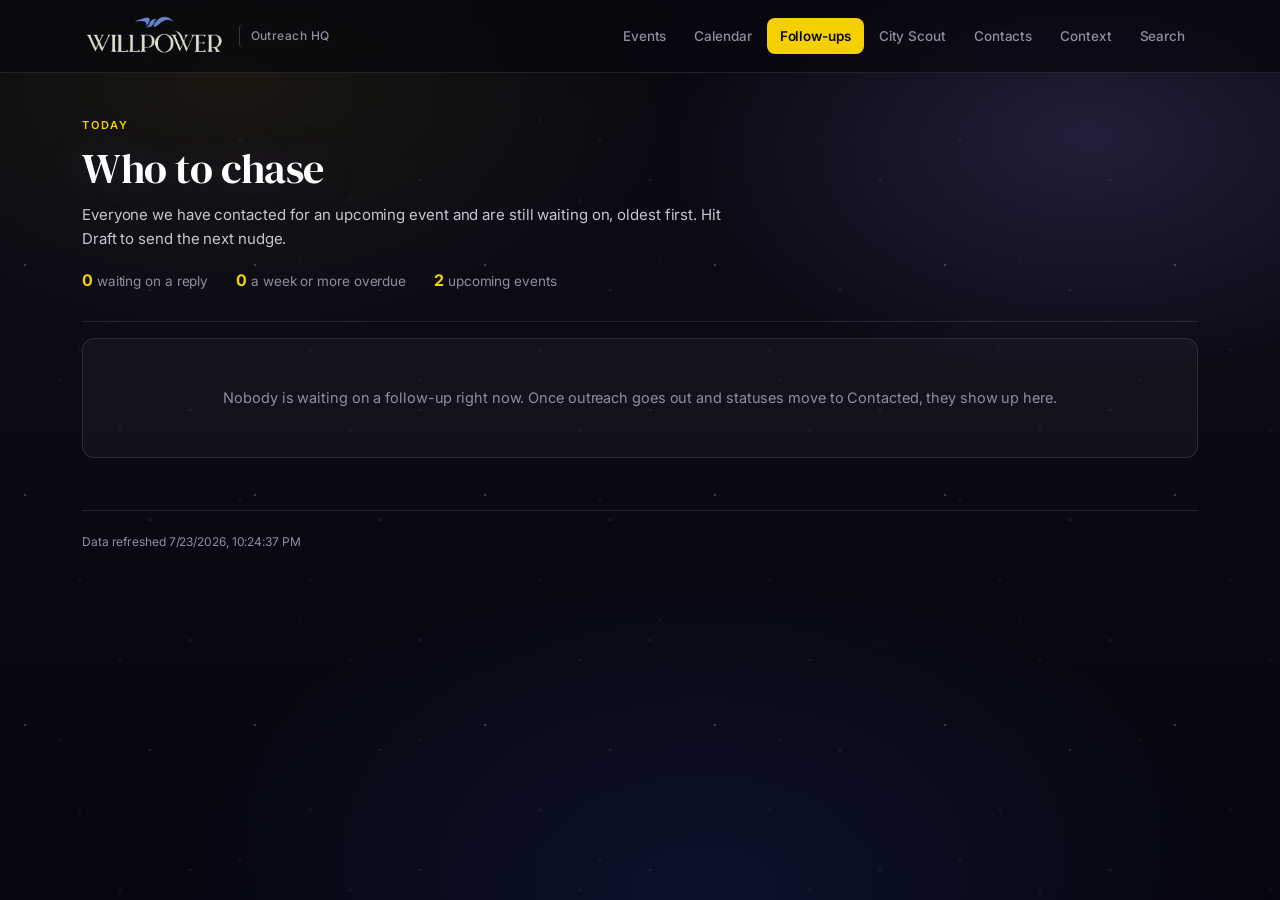
<file: follow-ups.html>
<!DOCTYPE html>
<html lang="en">
<head>
<meta charset="utf-8">
<meta name="viewport" content="width=device-width, initial-scale=1">
<meta name="robots" content="noindex,nofollow,noarchive">
<title>Follow-ups · Willpower Outreach HQ</title>
<link rel="preconnect" href="https://fonts.googleapis.com">
<link rel="preconnect" href="https://fonts.gstatic.com" crossorigin>
<link href="https://fonts.googleapis.com/css2?family=DM+Serif+Display:ital@0;1&family=Inter:wght@400;500;600;700&display=swap" rel="stylesheet">
<link rel="stylesheet" href="assets/css/hub.css?v=1784922054">
<link rel="icon" href="assets/img/willpower-bird.png">
<link rel="manifest" href="manifest.webmanifest">
<meta name="theme-color" content="#07070d">
<link rel="apple-touch-icon" href="assets/img/willpower-bird.png">
</head>
<body>
<div class="masthead"><div class="wrap">
  <a class="brand" href="index.html"><img class="logo" src="assets/img/willpower-logo.png" alt="Willpower"><span class="tag">Outreach HQ</span></a>
  <div class="nav">
    <a href="index.html">Events</a>
    <a href="calendar.html">Calendar</a>
    <a href="follow-ups.html" class="on">Follow-ups</a>
    <a href="events-map.html">City Scout</a>
    <a href="contacts.html">Contacts</a>
    <a href="context.html">Context</a>
  </div>
</div></div>

<div class="wrap">
  <div class="phead">
    <div class="eyebrow">Today</div>
    <h1>Who to chase</h1>
    <div class="sub">Everyone we have contacted for an upcoming event and are still waiting on, oldest first. Hit Draft to send the next nudge.</div>
    <div class="summary" id="summary"></div>
  </div>
  <div id="banners"></div>
  <div id="body"><div class="empty">Loading...</div></div>
  <div class="foot" id="foot"></div>
</div>

<script src="assets/js/data.js?v=1784922054"></script>
<script src="assets/js/draft.js?v=1784922054"></script>
<script src="assets/js/follow-ups.js?v=1784922054"></script>
<script src="assets/js/palette.js?v=1784922054"></script>
<script src="assets/js/pwa.js?v=1784922054"></script>
</body>
</html>
</file>
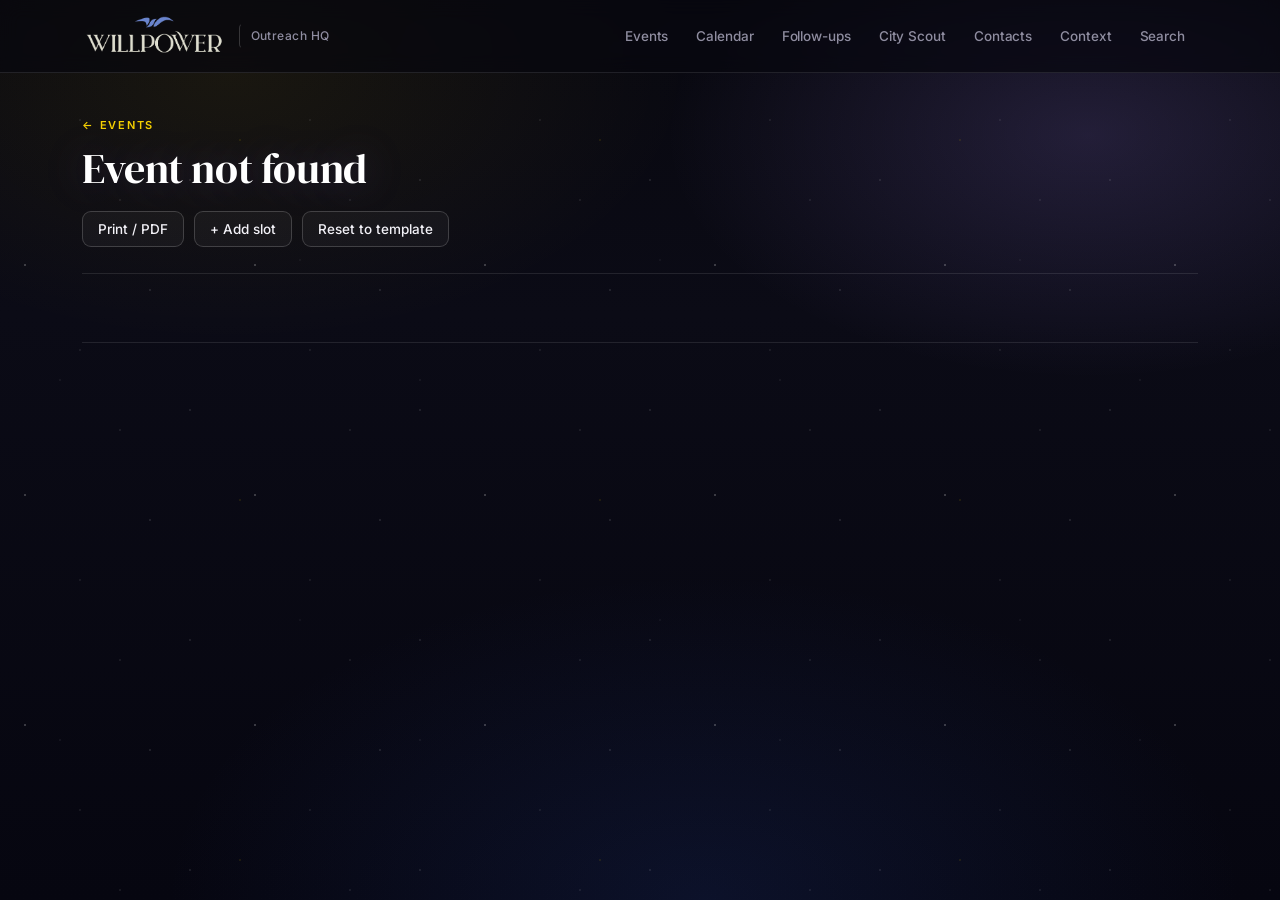
<file: run-of-show.html>
<!DOCTYPE html>
<html lang="en">
<head>
<meta charset="utf-8">
<meta name="viewport" content="width=device-width, initial-scale=1">
<meta name="robots" content="noindex,nofollow,noarchive">
<title>Run of Show · Willpower Outreach HQ</title>
<link rel="preconnect" href="https://fonts.googleapis.com">
<link rel="preconnect" href="https://fonts.gstatic.com" crossorigin>
<link href="https://fonts.googleapis.com/css2?family=DM+Serif+Display:ital@0;1&family=Inter:wght@400;500;600;700&display=swap" rel="stylesheet">
<link rel="stylesheet" href="assets/css/hub.css?v=1784922054">
<link rel="icon" href="assets/img/willpower-bird.png">
<link rel="manifest" href="manifest.webmanifest">
<meta name="theme-color" content="#07070d">
<link rel="apple-touch-icon" href="assets/img/willpower-bird.png">
</head>
<body>
<div class="masthead"><div class="wrap">
  <a class="brand" href="index.html"><img class="logo" src="assets/img/willpower-logo.png" alt="Willpower"><span class="tag">Outreach HQ</span></a>
  <div class="nav">
    <a href="index.html">Events</a>
    <a href="calendar.html">Calendar</a>
    <a href="follow-ups.html">Follow-ups</a>
    <a href="events-map.html">City Scout</a>
    <a href="contacts.html">Contacts</a>
    <a href="context.html">Context</a>
  </div>
</div></div>

<div class="wrap">
  <div class="phead">
    <div class="eyebrow" id="crumb"><a href="index.html" style="color:var(--yellow)">&larr; Events</a></div>
    <h1 id="title">Run of Show</h1>
    <div class="sub" id="sub"></div>
    <div class="actions">
      <button class="btn" onclick="window.print()">Print / PDF</button>
      <button class="btn" id="addSlot">+ Add slot</button>
      <button class="btn" id="resetRos">Reset to template</button>
    </div>
  </div>
  <div id="banners"></div>
  <div class="ros" id="ros"></div>
  <div id="pool"></div>
  <div class="foot" id="foot"></div>
</div>

<script src="assets/js/data.js?v=1784922054"></script>
<script src="assets/js/run-of-show.js?v=1784922054"></script>
<script src="assets/js/palette.js?v=1784922054"></script>
<script src="assets/js/pwa.js?v=1784922054"></script>
</body>
</html>
</file>
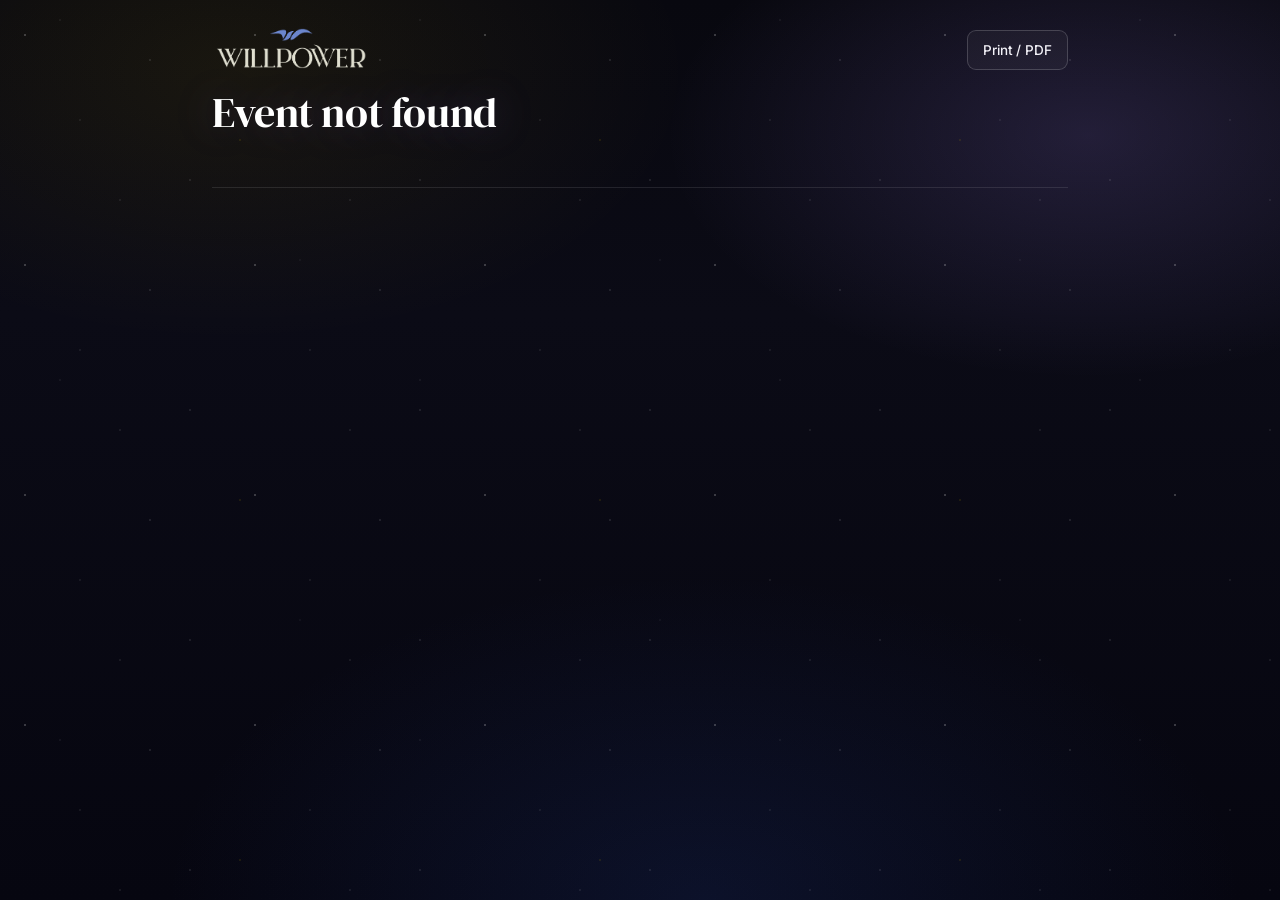
<file: sponsor.html>
<!DOCTYPE html>
<html lang="en">
<head>
<meta charset="utf-8">
<meta name="viewport" content="width=device-width, initial-scale=1">
<meta name="robots" content="noindex,nofollow,noarchive">
<title>The Room · Willpower</title>
<link rel="preconnect" href="https://fonts.googleapis.com">
<link rel="preconnect" href="https://fonts.gstatic.com" crossorigin>
<link href="https://fonts.googleapis.com/css2?family=DM+Serif+Display:ital@0;1&family=Inter:wght@400;500;600;700&display=swap" rel="stylesheet">
<link rel="stylesheet" href="assets/css/hub.css?v=1784922054">
<link rel="icon" href="assets/img/willpower-bird.png">
<link rel="manifest" href="manifest.webmanifest">
<meta name="theme-color" content="#07070d">
<link rel="apple-touch-icon" href="assets/img/willpower-bird.png">
</head>
<body>
<div class="wrap" style="max-width:920px">
  <div style="display:flex;justify-content:space-between;align-items:center;padding:28px 0 6px">
    <img class="logo" src="assets/img/willpower-logo.png" alt="Willpower" style="height:44px">
    <a href="#" onclick="window.print();return false" class="btn">Print / PDF</a>
  </div>
  <div id="hero"></div>
  <div id="room"></div>
  <div class="foot" id="foot"></div>
</div>
<script src="assets/js/data.js?v=1784922054"></script>
<script src="assets/js/sponsor.js?v=1784922054"></script>
<script src="assets/js/palette.js?v=1784922054"></script>
<script src="assets/js/pwa.js?v=1784922054"></script>
</body>
</html>
</file>
<file: assets/css/hub.css>
/* Willpower Outreach HQ - galaxy theme in Willpower colors */
:root{
  --bg:#07070d;
  --ink:#f3f2f8;
  --ink-2:#c7c5d2;
  --muted:#8f8da0;
  --line:rgba(255,255,255,.10);
  --line-2:rgba(255,255,255,.18);
  --panel:rgba(255,255,255,.035);
  --panel-2:rgba(255,255,255,.06);
  --yellow:#F5D000;      /* Willpower signature */
  --yellow-dim:#c9a84c;
  --green:#35C46A;
  --red:#ff5f68;
  --blue:#7896EA;
  --violet:#a98bff;
  /* status tones on dark: tinted translucent bg + bright text */
  --s-gray:#9a99a8; --s-gray-bg:rgba(255,255,255,.06);
  --s-blue:#8fb0ff; --s-blue-bg:rgba(120,150,234,.16);
  --s-amber:#f0c869; --s-amber-bg:rgba(245,208,0,.14);
  --s-green:#5fe093; --s-green-bg:rgba(53,196,106,.16);
  --s-red:#ff8088; --s-red-bg:rgba(231,38,28,.18);
  --s-plum:#c3aaff; --s-plum-bg:rgba(169,139,255,.16);
}
*,*::before,*::after{box-sizing:border-box;margin:0;padding:0}
html{-webkit-text-size-adjust:100%}
body{
  min-height:100vh;color:var(--ink);
  font-family:'Inter',system-ui,-apple-system,sans-serif;
  font-size:15px;line-height:1.55;-webkit-font-smoothing:antialiased;letter-spacing:-0.006em;
  background:
    radial-gradient(ellipse 60% 50% at 18% 8%, rgba(245,208,0,.07), transparent 60%),
    radial-gradient(ellipse 55% 45% at 85% 15%, rgba(169,139,255,.16), transparent 60%),
    radial-gradient(ellipse 70% 60% at 55% 100%, rgba(40,70,160,.18), transparent 60%),
    linear-gradient(180deg,#08080f 0%, #0b0b16 35%, #060610 100%);
  background-attachment:fixed;
}
/* starfield */
body::before{
  content:'';position:fixed;inset:0;z-index:-1;pointer-events:none;
  background-image:
    radial-gradient(1.3px 1.3px at 25px 35px, rgba(255,255,255,.9), transparent),
    radial-gradient(1px 1px at 80px 120px, rgba(255,255,255,.45), transparent),
    radial-gradient(1px 1px at 150px 60px, rgba(255,255,255,.65), transparent),
    radial-gradient(1.4px 1.4px at 190px 180px, rgba(255,255,255,.35), transparent),
    radial-gradient(1px 1px at 120px 200px, rgba(255,255,255,.5), transparent);
  background-size:230px 230px;background-repeat:repeat;opacity:.5;
  animation:tw 7s ease-in-out infinite alternate;
}
body::after{
  content:'';position:fixed;inset:0;z-index:-1;pointer-events:none;
  background-image:
    radial-gradient(1px 1px at 60px 20px, rgba(255,255,255,.5), transparent),
    radial-gradient(1.6px 1.6px at 240px 140px, rgba(245,208,0,.5), transparent),
    radial-gradient(1px 1px at 300px 260px, rgba(255,255,255,.4), transparent);
  background-size:360px 360px;background-repeat:repeat;opacity:.35;
}
@keyframes tw{from{opacity:.4}to{opacity:.62}}
.wrap{max-width:1180px;margin:0 auto;padding:0 32px}
a{color:var(--ink);text-decoration:none}
h1,h2,h3{font-family:'DM Serif Display',Georgia,serif;font-weight:400;letter-spacing:-0.01em;line-height:1.08}

/* masthead */
.masthead{border-bottom:1px solid var(--line);position:sticky;top:0;background:rgba(8,8,15,.72);backdrop-filter:saturate(1.3) blur(10px);z-index:30}
.masthead .wrap{display:flex;align-items:center;justify-content:space-between;gap:12px;height:72px}
.brand{display:flex;align-items:center;gap:13px;flex-shrink:0}
.brand img.logo{height:40px;width:auto;object-fit:contain}
.brand .tag{color:var(--muted);font-size:12px;font-weight:500;letter-spacing:.04em;border-left:1px solid var(--line-2);padding-left:11px}
.nav{display:flex;gap:2px;align-items:center;flex-wrap:wrap;justify-content:flex-end}
.nav a{font-size:13.5px;font-weight:500;color:var(--muted);padding:8px 13px;border-radius:8px;white-space:nowrap}
.nav a:hover{color:var(--ink);background:var(--panel)}
.nav a.on{color:#0a0a12;background:var(--yellow);font-weight:600}
@media(max-width:640px){
  .masthead .wrap{height:auto;padding-top:12px;padding-bottom:12px;flex-wrap:wrap}
  .brand img.logo{height:32px}
  .brand .tag{display:none}
  .nav a{font-size:12.5px;padding:7px 10px}
}

/* page header */
.phead{padding:44px 0 26px;border-bottom:1px solid var(--line)}
.eyebrow{font-size:11px;font-weight:600;letter-spacing:.16em;text-transform:uppercase;color:var(--yellow)}
h1{font-size:42px;margin-top:12px;color:#fff;text-shadow:0 0 40px rgba(169,139,255,.25)}
.phead .sub{font-size:15px;color:var(--ink-2);margin-top:12px;max-width:660px}
.phead .actions{margin-top:20px;display:flex;gap:10px;flex-wrap:wrap}

button,.btn{font-family:'Inter';font-size:13.5px;font-weight:500;background:var(--panel);color:var(--ink);border:1px solid var(--line-2);border-radius:9px;padding:9px 15px;cursor:pointer;transition:.14s;display:inline-flex;align-items:center;gap:7px}
button:hover,.btn:hover{border-color:var(--yellow);color:#fff}
button.primary,.btn.primary{background:var(--yellow);color:#0a0a12;border-color:var(--yellow);font-weight:600}
button.primary:hover,.btn.primary:hover{background:#ffe23a;box-shadow:0 0 24px rgba(245,208,0,.4)}
button:disabled{opacity:.35;cursor:default}

.sectionrow{display:flex;align-items:baseline;justify-content:space-between;margin:40px 0 16px;gap:16px}
.sectionrow h2{font-size:13px;font-family:'Inter';font-weight:600;letter-spacing:.12em;text-transform:uppercase;color:var(--ink)}
.sectionrow .note{font-size:13px;color:var(--muted)}

.summary{display:flex;gap:28px;flex-wrap:wrap;padding:18px 0 2px;font-size:13.5px;color:var(--muted)}
.summary b{color:var(--yellow);font-weight:700;font-size:16px}

/* event cards */
.events{display:grid;grid-template-columns:repeat(auto-fill,minmax(360px,1fr));gap:16px}
.ecard{border:1px solid var(--line);border-radius:14px;padding:22px 24px;background:var(--panel);backdrop-filter:blur(4px);transition:.18s;display:block;color:inherit;position:relative;overflow:hidden}
.ecard:hover{border-color:var(--line-2);background:var(--panel-2);transform:translateY(-2px);box-shadow:0 10px 40px rgba(0,0,0,.4),0 0 30px rgba(245,208,0,.06)}
.ecard .date{font-size:12.5px;font-weight:600;letter-spacing:.03em;color:var(--yellow);text-transform:uppercase}
.ecard h3{font-size:23px;margin:9px 0 4px;color:#fff}
.ecard .where{font-size:13.5px;color:var(--muted)}
.ecard .meta{display:flex;gap:8px;flex-wrap:wrap;margin-top:14px}
.ecard .prog{display:flex;gap:24px;border-top:1px solid var(--line);margin-top:16px;padding-top:14px}
.ecard .prog div{font-size:12px;color:var(--muted)}
.ecard .prog b{display:block;font-family:'DM Serif Display',serif;font-size:23px;color:#fff;font-weight:400;line-height:1}
.ecard .prog b.zero{color:var(--line-2)}
/* home: attention band */
.hero-stats{display:grid;grid-template-columns:repeat(auto-fit,minmax(190px,1fr));gap:14px;margin-top:24px}
.stat{display:block;border:1px solid var(--line);border-radius:14px;padding:16px 18px;background:var(--panel);color:inherit;transition:.16s}
.stat:hover{border-color:var(--line-2);background:var(--panel-2);transform:translateY(-2px)}
.stat .lab{font-size:11px;font-weight:600;letter-spacing:.1em;text-transform:uppercase;color:var(--muted)}
.stat .val{font-family:'DM Serif Display',serif;font-size:30px;line-height:1.05;color:#fff;margin:8px 0 3px}
.stat .sub{font-size:12.5px;color:var(--muted);white-space:nowrap;overflow:hidden;text-overflow:ellipsis}
.stat.warn .val{color:var(--s-amber)} .stat.bad .val{color:var(--s-red)}
/* home: richer event-card footer */
.ecard-foot{border-top:1px solid var(--line);margin-top:16px;padding-top:14px}
.ecard-foot .track{height:8px;border-radius:999px;background:rgba(255,255,255,.07);overflow:hidden;display:flex;margin-bottom:12px}
.ecard-foot .seg-c{background:var(--green)} .ecard-foot .seg-m{background:var(--yellow)} .ecard-foot .seg-s{background:var(--s-blue)}
.cstats{display:flex;gap:8px 18px;flex-wrap:wrap;font-size:12.5px;color:var(--muted);align-items:baseline}
.cstats b{color:#fff;font-weight:700;font-size:15px}
.cstats .fu b{color:var(--s-amber)}
.cstats .tk{margin-left:auto}
.cstats .over{color:var(--s-red);font-weight:600;font-size:11.5px}
/* home: "up next" action list */
.upnext-list{border:1px solid var(--line);border-radius:14px;background:var(--panel);overflow:hidden}
.unrow{display:flex;align-items:center;gap:16px;padding:13px 18px;border-bottom:1px solid var(--line);color:inherit;font-size:14px}
.unrow:last-child{border-bottom:0}
.unrow:hover{background:var(--panel-2)}
.unrow .due{width:150px;flex:none;font-size:12.5px;font-variant-numeric:tabular-nums}
.unrow .due.over{color:var(--s-red);font-weight:600} .unrow .due.soon{color:var(--s-amber)}
.unrow .nm{flex:1;min-width:0;font-weight:500;white-space:nowrap;overflow:hidden;text-overflow:ellipsis}
.unrow .ev{flex:none;max-width:230px;font-size:12.5px;color:var(--muted);white-space:nowrap;overflow:hidden;text-overflow:ellipsis}
.unrow.more{justify-content:center;color:var(--muted);font-size:13px}
.unrow.more .nm{flex:none;font-weight:600}
@media(max-width:640px){.unrow{flex-wrap:wrap;gap:6px 12px}.unrow .due{width:auto}.unrow .ev{max-width:100%;flex:1 1 100%}}

/* mini lists */
.minilist{border:1px solid var(--line);border-radius:12px;overflow:hidden;background:var(--panel)}
.minirow{display:flex;align-items:center;gap:14px;padding:13px 18px;border-bottom:1px solid var(--line);font-size:13.5px;color:inherit}
.minirow:last-child{border-bottom:0}
.minirow:hover{background:var(--panel-2)}
.minirow .d{font-size:12px;color:var(--muted);width:98px;flex:none;font-variant-numeric:tabular-nums}
.minirow .nm{font-weight:500;flex:1;min-width:0;white-space:nowrap;overflow:hidden;text-overflow:ellipsis}
.minirow .loc{color:var(--muted);font-size:12.5px}
.grid2{display:grid;grid-template-columns:1fr 1fr;gap:16px}
@media(max-width:820px){.grid2{grid-template-columns:1fr}}

/* tags */
.tag{display:inline-block;font-size:11px;font-weight:600;letter-spacing:.02em;border-radius:5px;padding:3px 8px;white-space:nowrap;border:1px solid transparent}
.tag.city{background:rgba(245,208,0,.14);color:var(--yellow)}
.tag.line,.tag.ext{background:transparent;color:var(--muted);border-color:var(--line-2)}
.st{display:inline-block;font-size:11px;font-weight:600;border-radius:5px;padding:3px 8px;white-space:nowrap}
.st[data-s="TO CONTACT"],.st[data-s="Not contacted"],.st[data-s="NEW"]{background:var(--s-gray-bg);color:var(--s-gray)}
.st[data-s="CONTACTED"],.st[data-s="Contacted"],.st[data-s="INTERESTED"]{background:var(--s-blue-bg);color:var(--s-blue)}
.st[data-s="1ST FOLLOW UP"],.st[data-s="1st follow-up"],.st[data-s="2ND FOLLOW UP"],.st[data-s="2nd follow-up"],.st[data-s="3RD FOLLOW UP"],.st[data-s="FINAL REMINDER SENT"]{background:var(--s-amber-bg);color:var(--s-amber)}
.st[data-s="ENGAGED"],.st[data-s="NEGOTIATIONS"]{background:var(--s-plum-bg);color:var(--s-plum)}
.st[data-s="CONFIRMED"],.st[data-s="Confirmed"]{background:var(--s-green-bg);color:var(--s-green)}
.st[data-s="DECLINED"],.st[data-s="Declined"],.st[data-s="BOUNCED EMAIL"]{background:var(--s-red-bg);color:var(--s-red)}
.st[data-s="BACKUP"]{background:var(--s-gray-bg);color:var(--ink-2)}

.banner{font-size:13px;padding:12px 16px;border-radius:10px;margin:20px 0 0;border:1px solid var(--line);background:var(--panel);color:var(--ink-2)}
.banner.warn{background:var(--s-amber-bg);border-color:rgba(245,208,0,.3);color:var(--s-amber)}
.banner ul{margin:6px 0 0 18px}

/* controls */
.controls{display:flex;gap:10px;flex-wrap:wrap;align-items:center;margin:24px 0 14px}
input[type=text],select{font-family:'Inter';font-size:14px;background:var(--panel);color:var(--ink);border:1px solid var(--line-2);border-radius:9px;padding:9px 12px}
input[type=text]::placeholder{color:var(--muted)}
input[type=text]:focus,select:focus{outline:0;border-color:var(--yellow)}
select option{background:#12121c;color:var(--ink)}
.search{min-width:260px;flex:1}
label.tog{font-size:13px;color:var(--muted);display:inline-flex;align-items:center;gap:7px;cursor:pointer}
label.tog input{accent-color:var(--yellow)}

/* tabs -> segmented pills (the category keys) */
.tabs{display:flex;gap:8px;margin:26px 0 0;flex-wrap:wrap}
.tabs button{border:1px solid var(--line-2);border-radius:999px;background:var(--panel);color:var(--ink-2);padding:9px 16px;font-size:13px;font-weight:600;transition:.14s}
.tabs button:hover{color:#fff;border-color:var(--line-2);background:var(--panel-2)}
.tabs button.on{color:#0a0a12;background:var(--yellow);border-color:var(--yellow);box-shadow:0 0 22px rgba(245,208,0,.28)}
.tabs .cnt{margin-left:7px;color:var(--muted);font-weight:700;font-variant-numeric:tabular-nums}
.tabs button.on .cnt{color:#4a3d00}

/* event hero */
.ehero{position:relative;border:1px solid var(--line-2);border-radius:18px;overflow:hidden;padding:34px 34px 28px;margin:20px 0 8px;
  background:
    radial-gradient(120% 140% at 0% 0%, rgba(245,208,0,.10), transparent 55%),
    radial-gradient(120% 160% at 100% 0%, rgba(169,139,255,.16), transparent 55%),
    linear-gradient(180deg, rgba(255,255,255,.05), rgba(255,255,255,.02));}
.ehero .kicker{font-size:11px;font-weight:600;letter-spacing:.16em;text-transform:uppercase;color:var(--yellow);display:flex;gap:12px;align-items:center}
.ehero .kicker .pill2{background:var(--yellow);color:#0a0a12;border-radius:999px;padding:3px 11px;letter-spacing:.02em}
.ehero h1{font-size:44px;margin:14px 0 0;color:#fff;text-shadow:0 0 44px rgba(169,139,255,.3)}
.facts{display:flex;flex-wrap:wrap;gap:10px 22px;margin-top:14px;font-size:14px;color:var(--ink-2)}
.facts .f{display:inline-flex;align-items:center;gap:7px}
.facts .f b{color:#fff;font-weight:600}
.facts .f .dot{color:var(--muted)}
.ehero .links{margin-top:14px;display:flex;gap:10px;flex-wrap:wrap}

/* progress bar */
.pbar{margin-top:22px}
.pbar .track{height:10px;border-radius:999px;background:rgba(255,255,255,.07);overflow:hidden;display:flex}
.pbar .seg-c{background:var(--green)} .pbar .seg-m{background:var(--yellow)} .pbar .seg-s{background:var(--s-blue)}
.pbar .lbls{display:flex;gap:20px;margin-top:10px;font-size:12.5px;color:var(--muted);flex-wrap:wrap}
.pbar .lbls .k{display:inline-flex;align-items:center;gap:7px}
.pbar .lbls .sw{width:9px;height:9px;border-radius:50%}
.pbar .lbls b{color:#fff;font-weight:700}

/* goals / mission control */
.goals{display:flex;gap:24px;flex-wrap:wrap;margin-top:20px}
.goal{min-width:150px;flex:1}
.goal .top{display:flex;justify-content:space-between;align-items:baseline;font-size:12.5px;color:var(--muted);margin-bottom:6px}
.goal .top b{color:#fff;font-size:15px;font-weight:700}
.goal .top .g{color:var(--muted);font-weight:500}
.goal .bar{height:7px;border-radius:999px;background:rgba(255,255,255,.08);overflow:hidden}
.goal .fill{height:100%;border-radius:999px;background:linear-gradient(90deg,var(--yellow),#ffe23a)}
.goal.done .fill{background:linear-gradient(90deg,var(--green),#5fe093)}
.metrics{display:flex;gap:22px;flex-wrap:wrap;margin-top:16px;font-size:12.5px;color:var(--muted)}
.metrics b{color:var(--yellow);font-weight:700}

/* grouped company sections */
.cogroup{border:1px solid var(--line);border-radius:12px;overflow:hidden;margin-top:14px;background:var(--panel)}
.cohead{display:flex;align-items:center;gap:12px;padding:13px 18px;border-bottom:1px solid var(--line);background:rgba(255,255,255,.03)}
.cohead .co{font-family:'DM Serif Display',serif;font-size:19px;color:#fff}
.cohead .n{font-size:11px;font-weight:700;color:var(--yellow);background:rgba(245,208,0,.12);border-radius:999px;padding:2px 9px}
.cohead .ind{font-size:12px;color:var(--muted);margin-left:auto}
/* flat concise person rows: person | company | status | email */
.plist{border:1px solid var(--line);border-radius:12px;overflow:hidden;margin-top:16px;background:var(--panel)}
.prow{display:grid;grid-template-columns:minmax(0,1.35fr) minmax(0,1fr) 172px minmax(0,1.25fr);gap:16px;align-items:center;padding:13px 18px;border-bottom:1px solid var(--line);font-size:14px}
.prow:last-child{border-bottom:0}
.prow:hover{background:var(--panel-2)}
.prow .who{min-width:0}
.prow .who .nm{font-weight:600;color:#fff}
.prow .who .t{font-size:12.5px;color:var(--muted);white-space:nowrap;overflow:hidden;text-overflow:ellipsis}
.prow .who .why{font-size:12px;color:var(--yellow);opacity:.85;margin-top:2px}
.prow .co{font-size:13.5px;color:var(--ink-2);min-width:0;white-space:nowrap;overflow:hidden;text-overflow:ellipsis}
.phead-row{display:grid;grid-template-columns:minmax(0,1.35fr) minmax(0,1fr) 172px minmax(0,1.25fr);gap:16px;padding:11px 18px;border-bottom:1px solid var(--line);background:rgba(255,255,255,.03);font-size:10.5px;font-weight:600;letter-spacing:.1em;text-transform:uppercase;color:var(--muted)}
/* status dropdown, colored like the chips */
select.stsel{font-family:'Inter';font-size:12px;font-weight:600;border-radius:6px;padding:6px 8px;cursor:pointer;border:1px solid var(--line-2);background:var(--panel-2);color:var(--ink);width:100%}
select.stsel:focus{outline:0;border-color:var(--yellow)}
select.stsel[data-s="CONTACTED"],select.stsel[data-s="INTERESTED"]{color:var(--s-blue);border-color:rgba(120,150,234,.4)}
select.stsel[data-s="1ST FOLLOW UP"],select.stsel[data-s="2ND FOLLOW UP"],select.stsel[data-s="3RD FOLLOW UP"],select.stsel[data-s="FINAL REMINDER SENT"]{color:var(--s-amber);border-color:rgba(245,208,0,.4)}
select.stsel[data-s="ENGAGED"],select.stsel[data-s="NEGOTIATIONS"]{color:var(--s-plum);border-color:rgba(169,139,255,.4)}
select.stsel[data-s="CONFIRMED"]{color:var(--s-green);border-color:rgba(53,196,106,.5);background:rgba(53,196,106,.1)}
select.stsel[data-s="DECLINED"],select.stsel[data-s="BOUNCED EMAIL"]{color:var(--s-red);border-color:rgba(231,38,28,.4)}
@media(max-width:760px){
  .prow{grid-template-columns:1fr;gap:7px;padding:16px 16px}
  .phead-row{display:none}
  .prow>div[data-label]::before{content:attr(data-label);display:block;font-size:10px;font-weight:600;letter-spacing:.09em;text-transform:uppercase;color:var(--muted);margin-bottom:3px}
  .prow .who .t{white-space:normal}
  .emailcell{white-space:normal;word-break:break-word}
  .co{white-space:normal}
  select.stsel{width:auto;min-width:170px}
}

/* table */
.tablecard{border:1px solid var(--line);border-radius:12px;overflow-x:auto;margin-top:16px;background:var(--panel)}
table{width:100%;border-collapse:collapse;min-width:900px}
thead th{font-size:10.5px;font-weight:600;letter-spacing:.1em;text-transform:uppercase;color:var(--muted);text-align:left;padding:13px 14px;border-bottom:1px solid var(--line);background:rgba(255,255,255,.03)}
tbody td{padding:12px 14px;border-bottom:1px solid var(--line);vertical-align:middle;font-size:14px}
tbody tr:last-child td{border-bottom:0}
tbody tr:hover td{background:var(--panel-2)}
tbody tr.click{cursor:pointer}
.nm{font-weight:600;color:#fff}
.mut{color:var(--muted)}
.sub2{color:var(--muted);font-size:12.5px}
.empty{color:var(--muted);text-align:center;padding:48px;font-size:14.5px}

/* email + copy */
.copy{width:26px;height:26px;padding:0;border-radius:6px;background:var(--panel-2);color:var(--ink-2);font-size:13px;border:1px solid var(--line-2);cursor:pointer;line-height:1;vertical-align:middle}
.copy:hover{border-color:var(--yellow);color:var(--yellow)}
.copy.ok{background:var(--s-green-bg);color:var(--s-green);border-color:rgba(53,196,106,.4)}
.emailcell{white-space:nowrap;display:inline-flex;align-items:center;gap:7px;font-size:13px;color:var(--ink-2)}
.draftbtn{font-size:11.5px;font-weight:600;color:var(--yellow);background:rgba(245,208,0,.1);border:1px solid rgba(245,208,0,.35);border-radius:6px;padding:4px 9px;cursor:pointer;white-space:nowrap;margin-left:6px;vertical-align:middle}
.draftbtn:hover{background:rgba(245,208,0,.2);color:#ffe23a}
.li{color:var(--muted);font-size:12px;font-weight:600;border:1px solid var(--line-2);border-radius:5px;padding:2px 6px}
.li:hover{color:var(--yellow);border-color:var(--yellow)}
.reason{color:var(--muted);font-size:12px}

/* panels */
.panel{border:1px solid var(--line);border-radius:12px;padding:20px 22px;margin-top:18px;background:var(--panel)}
.panel.flag{background:var(--s-amber-bg);border-color:rgba(245,208,0,.3)}
.panel h2{font-family:'Inter';font-size:13px;font-weight:600;letter-spacing:.08em;text-transform:uppercase;margin-bottom:12px;color:var(--ink)}
.rowline{display:flex;justify-content:space-between;gap:14px;align-items:center;padding:10px 0;border-bottom:1px solid var(--line);font-size:13.5px;flex-wrap:wrap}
.rowline:last-child{border-bottom:0}

/* drawer */
.overlay{position:fixed;inset:0;background:rgba(3,3,8,.6);opacity:0;pointer-events:none;transition:.2s;z-index:40}
.overlay.open{opacity:1;pointer-events:auto}
.drawer{position:fixed;top:0;right:-580px;width:min(580px,94vw);height:100vh;background:#0c0c16;border-left:1px solid var(--line-2);z-index:50;transition:right .26s cubic-bezier(.4,0,.2,1);overflow-y:auto;padding:32px 34px}
.drawer.open{right:0}
.drawer h2{font-size:28px;color:#fff}
.drawer .role{color:var(--muted);font-size:14px;margin-top:2px}
.drawer .field{margin:16px 0}
.drawer .k{font-size:10.5px;font-weight:600;letter-spacing:.1em;text-transform:uppercase;color:var(--muted);margin-bottom:4px}
.drawer .close{position:absolute;top:22px;right:24px}
.timeline{border-left:1px solid var(--line-2);margin:8px 0 0;padding-left:18px}
.timeline .ev{margin-bottom:16px;font-size:13.5px;position:relative}
.timeline .ev::before{content:'';position:absolute;left:-22px;top:6px;width:7px;height:7px;border-radius:50%;background:var(--yellow)}
.timeline .ev .d{font-size:12px;color:var(--muted);margin-top:2px}

/* modal */
.modal{position:fixed;inset:0;background:rgba(3,3,8,.6);display:none;align-items:center;justify-content:center;z-index:60;padding:20px}
.modal.open{display:flex}
.modal .box{background:#0c0c16;border:1px solid var(--line-2);border-radius:14px;max-width:520px;width:100%;padding:30px;max-height:calc(100vh - 40px);overflow-y:auto}
.modal .box h2{font-size:26px;margin-bottom:10px;color:#fff}
.modal .box ol{margin:12px 0 18px 18px;font-size:14px;color:var(--ink-2)}
.modal .box li{margin-bottom:8px}
.modal .box .actions{display:flex;gap:10px;margin-top:6px}

/* calendar */
.calwrap{border:1px solid var(--line);border-radius:14px;background:var(--panel);overflow:hidden;margin-top:16px}
.calhead{display:flex;align-items:center;justify-content:space-between;padding:16px 20px;border-bottom:1px solid var(--line)}
.calhead h2{font-family:'DM Serif Display',serif;font-size:24px;color:#fff}
.calhead .navb{display:flex;gap:8px}
.caldow{display:grid;grid-template-columns:repeat(7,1fr);border-bottom:1px solid var(--line)}
.caldow span{padding:9px 10px;font-size:10.5px;font-weight:600;letter-spacing:.08em;text-transform:uppercase;color:var(--muted)}
.calgrid{display:grid;grid-template-columns:repeat(7,1fr)}
.calcell{height:112px;border-right:1px solid var(--line);border-bottom:1px solid var(--line);padding:6px 7px;position:relative;overflow:hidden;display:flex;flex-direction:column;gap:3px}
.calcell:nth-child(7n){border-right:0}
.calcell.has{cursor:pointer}
.calcell.has:hover{background:var(--panel-2)}
.calcell.dim{background:rgba(255,255,255,.015)}
.calcell.dim .dnum{color:var(--line-2)}
.calcell.today .dnum{background:var(--yellow);color:#0a0a12;border-radius:50%;width:22px;height:22px;display:inline-flex;align-items:center;justify-content:center;font-weight:700}
.calcell .dnum{font-size:12px;color:var(--muted);font-variant-numeric:tabular-nums;align-self:flex-start}
.calev{display:flex;align-items:center;gap:5px;font-size:11px;font-weight:600;border-radius:5px;padding:2px 6px;white-space:nowrap;overflow:hidden;text-overflow:ellipsis;color:#0a0a12;background:var(--yellow)}
.calev.ext{background:rgba(255,255,255,.12);color:var(--ink)}
.caltask{display:flex;align-items:center;gap:6px;font-size:11px;color:var(--ink-2);white-space:nowrap;overflow:hidden;text-overflow:ellipsis}
.caltask .d{width:6px;height:6px;border-radius:50%;background:var(--s-amber);flex:none}
.caltask.done .d{background:var(--green)}
.caltask.done{color:var(--muted);text-decoration:line-through}
.calmore{font-size:10.5px;color:var(--muted);font-weight:600}
@media(max-width:700px){
  .calcell{height:70px;padding:4px 3px;gap:3px}
  .caldow span{padding:6px 2px;font-size:9px;text-align:center}
  .calcell .dnum{font-size:11px;align-self:center}
  .calcell.today .dnum{width:19px;height:19px}
  .calev{font-size:0;line-height:0;height:5px;padding:0;border-radius:3px;gap:0}
  .caltask{font-size:0;line-height:0;gap:0}
  .caltask .d{width:7px;height:7px}
  .calmore{font-size:9px;text-align:center}
}

/* assignee select */
.asg{font-family:'Inter';font-size:11px;font-weight:600;border-radius:999px;padding:3px 8px;border:1px solid var(--line-2);background:var(--panel-2);color:var(--ink-2);cursor:pointer}
.asg[data-has="1"]{color:var(--violet);border-color:rgba(169,139,255,.4)}
.dayrow{display:flex;align-items:center;gap:12px;padding:11px 0;border-bottom:1px solid var(--line)}
.dayrow:last-child{border-bottom:0}
.dayrow .cbx{width:19px;height:19px;flex:none;border-radius:5px;border:1.5px solid var(--line-2);cursor:pointer;display:inline-flex;align-items:center;justify-content:center;color:transparent;font-size:12px}
.dayrow.done .cbx{background:var(--green);border-color:var(--green);color:#04120a}
.dayrow .ti{flex:1;min-width:0;font-size:14px}
.dayrow.done .ti{color:var(--muted);text-decoration:line-through}
.dayrow .ev{font-size:11.5px;color:var(--muted)}
.modal .box.wide{max-width:600px}

/* task board */
.taskhead{display:flex;align-items:center;justify-content:space-between;gap:12px;flex-wrap:wrap;margin:26px 0 12px}
.taskhead h2{font-family:'DM Serif Display',serif;font-size:26px;color:#fff}
.taskprog{font-size:13px;color:var(--muted)}
.taskprog b{color:var(--yellow)}
.tasklist{border:1px solid var(--line);border-radius:12px;background:var(--panel);overflow:hidden}
.task{display:flex;align-items:center;gap:12px;padding:12px 16px;border-bottom:1px solid var(--line)}
.task:last-child{border-bottom:0}
.task .cbx{width:19px;height:19px;flex:none;border-radius:5px;border:1.5px solid var(--line-2);cursor:pointer;display:inline-flex;align-items:center;justify-content:center;color:transparent;font-size:12px}
.task.done .cbx{background:var(--green);border-color:var(--green);color:#04120a}
.task .ti{flex:1;min-width:0;font-size:14px}
.task.done .ti{color:var(--muted);text-decoration:line-through}
.task .due{font-size:12px;color:var(--muted);white-space:nowrap}
.task .due.over{color:var(--s-red);font-weight:600}
.task .due.soon{color:var(--s-amber)}
.task .del{color:var(--muted);cursor:pointer;font-size:15px;opacity:.5;padding:2px 6px}
.task .del:hover{color:var(--s-red);opacity:1}
.taskadd{display:flex;gap:8px;padding:12px 16px;border-top:1px solid var(--line)}
.taskadd input{flex:1}
/* day modal: keep header visible, stop the add-task row from overflowing sideways */
.modal .box>h2:first-child{position:sticky;top:-30px;background:#0c0c16;margin:-4px 0 6px;padding:4px 0;z-index:2}
.modal .taskadd{flex-wrap:wrap;padding:14px 0 0}
.modal .taskadd select,.modal .taskadd input{min-width:0}
.modal .taskadd #dEv{flex:1 1 100%}
.modal .taskadd #dNew{flex:2 1 140px}
.modal .taskadd #dAsg{flex:1 1 90px}
.dayrow .asg{flex:none}
.dayrow .nlink{flex:none}
.phase-lbl{padding:10px 16px 4px;font-size:10.5px;font-weight:700;letter-spacing:.08em;text-transform:uppercase;color:var(--sage,#8fb0ff)}
.taskhead h2 .src{font-family:'Inter';font-size:11px;font-weight:600;letter-spacing:.04em;color:var(--muted);border:1px solid var(--line-2);border-radius:999px;padding:3px 9px;vertical-align:middle;margin-left:8px}
.task .ti .cat,.dayrow .ti .cat{display:inline-block;margin-left:8px;font-size:9.5px;font-weight:700;letter-spacing:.06em;color:var(--muted);border:1px solid var(--line-2);border-radius:4px;padding:1px 5px;vertical-align:middle}
.pchip{flex:none;font-size:10px;font-weight:700;letter-spacing:.04em;border-radius:999px;padding:3px 9px;white-space:nowrap;background:var(--s-gray-bg);color:var(--s-gray)}
.pchip.critical{background:var(--s-red-bg);color:var(--s-red)}
.pchip.high{background:var(--s-amber-bg);color:var(--s-amber)}
.pchip.medium{background:var(--s-blue-bg);color:var(--s-blue)}
.nlink{flex:none;font-size:11px;font-weight:600;color:var(--muted);white-space:nowrap;text-decoration:none;border:1px solid var(--line-2);border-radius:999px;padding:3px 9px}
.nlink:hover{color:var(--yellow);border-color:var(--yellow-dim)}

/* map */
#map{height:460px;border:1px solid var(--line-2);border-radius:12px;margin-top:16px;z-index:1;background:#0b0b16}
.leaflet-container{font-family:'Inter'!important;background:#0b0b16!important}
.leaflet-popup-content-wrapper,.leaflet-popup-tip{background:#12121c;color:var(--ink);box-shadow:0 4px 20px rgba(0,0,0,.5)}
.leaflet-popup-content a{color:var(--yellow);text-decoration:underline}
.leaflet-bar a{background:#12121c;color:var(--ink);border-color:var(--line)}
.leaflet-bar a:hover{background:#1a1a28}

.pager{display:flex;gap:12px;align-items:center;justify-content:center;margin:18px 0}
.pinfo{font-size:13px;color:var(--muted)}
/* login gate */
#wpGate{position:fixed;inset:0;z-index:200;display:flex;align-items:center;justify-content:center;padding:24px;
  background:radial-gradient(ellipse 60% 50% at 50% 0%, rgba(169,139,255,.18), transparent 60%), #07070d}
.wpgate-box{width:100%;max-width:360px;text-align:center;border:1px solid var(--line-2);border-radius:18px;padding:36px 30px;background:rgba(255,255,255,.04);backdrop-filter:blur(8px)}
.wpgate-logo{height:44px;width:auto;object-fit:contain;margin-bottom:18px}
.wpgate-t{font-family:'DM Serif Display',serif;font-size:24px;color:#fff}
.wpgate-s{font-size:13.5px;color:var(--muted);margin:6px 0 20px}
#wpGate input{width:100%;font-family:'Inter';font-size:15px;background:var(--panel-2);color:var(--ink);border:1px solid var(--line-2);border-radius:10px;padding:12px 14px;margin-bottom:12px}
#wpGate input:focus{outline:0;border-color:var(--yellow)}
#wpGate button{width:100%;justify-content:center;padding:12px}
.wpgate-err{color:var(--s-red);font-size:13px;margin-top:12px;min-height:16px}

/* run of show */
.ros{display:flex;flex-direction:column;gap:12px;margin-top:16px}
.ros-slot{border:1px solid var(--line);border-radius:12px;background:var(--panel);padding:14px 16px;display:grid;grid-template-columns:96px 1fr auto;gap:14px;align-items:start}
.ros-slot .time input{width:86px;font-weight:700;color:var(--yellow);background:transparent;border:1px solid transparent;border-radius:6px;padding:5px 6px;font-family:'Inter';font-size:15px}
.ros-slot .ttl{font-weight:600;color:#fff;background:transparent;border:1px solid transparent;border-radius:6px;padding:5px 6px;width:100%;font-family:'Inter';font-size:15px}
.ros-slot .time input:hover,.ros-slot .ttl:hover,.ros-slot input:focus{border-color:var(--line-2);outline:0}
.ros-slot .people{margin-top:9px;display:flex;flex-wrap:wrap;gap:6px;align-items:center}
.ros-chip{background:var(--panel-2);border:1px solid var(--line-2);border-radius:999px;padding:3px 6px 3px 10px;font-size:12px;display:inline-flex;gap:7px;align-items:center;color:var(--ink)}
.ros-chip .x{cursor:pointer;color:var(--muted);font-weight:700}
.ros-chip .x:hover{color:var(--s-red)}
.ros-slot select.addp{font-size:12px;padding:4px 6px;border-radius:8px}
.ros-slot .ctrls{display:flex;gap:4px}
.ros-slot .ctrls button{padding:5px 9px;font-size:13px;line-height:1}
.ros-pool{border:1px dashed var(--line-2);border-radius:12px;padding:14px 18px;margin-top:14px;font-size:13.5px;color:var(--ink-2)}
.ros-pool .nm{color:#fff;font-weight:600}
@media(max-width:640px){.ros-slot{grid-template-columns:1fr;gap:8px}.ros-slot .ctrls{justify-content:flex-end}}
@media print{.masthead,.phead .actions,.ros-slot .ctrls,.ros-slot select.addp,.foot,#pal{display:none!important}.ros-slot{break-inside:avoid}}

/* saved views + tags */
.viewbar{display:flex;gap:8px;align-items:center;flex-wrap:wrap;margin:0 0 10px}
.tagchip{display:inline-block;font-size:11px;font-weight:600;border-radius:5px;padding:2px 8px;background:var(--s-plum-bg);color:var(--s-plum);margin:1px 3px 1px 0}
.tagadd{display:flex;gap:8px;align-items:center;margin-top:6px}
.tagadd input{font-size:13px;padding:6px 10px;flex:1}

/* command palette */
#pal{position:fixed;inset:0;z-index:150;display:none;align-items:flex-start;justify-content:center;padding:11vh 16px;background:rgba(3,3,8,.55);backdrop-filter:blur(3px)}
#pal.open{display:flex}
#pal .palbox{width:100%;max-width:600px;background:#0c0c16;border:1px solid var(--line-2);border-radius:14px;overflow:hidden;box-shadow:0 24px 70px rgba(0,0,0,.55)}
#pal input{width:100%;border:0;border-bottom:1px solid var(--line);background:transparent;color:var(--ink);font-family:'Inter';font-size:16px;padding:16px 18px}
#pal input:focus{outline:0}
#pal .palresults{max-height:52vh;overflow-y:auto}
#pal .palr{display:flex;align-items:center;gap:12px;padding:11px 18px;cursor:pointer;border-bottom:1px solid var(--line)}
#pal .palr:last-child{border-bottom:0}
#pal .palr.sel{background:var(--panel-2)}
#pal .palr .k{font-size:10px;font-weight:700;letter-spacing:.06em;text-transform:uppercase;color:var(--yellow);width:52px;flex:none}
#pal .palr .nm{font-weight:600;color:#fff}
#pal .palr .sub{color:var(--muted);font-size:12.5px;white-space:nowrap;overflow:hidden;text-overflow:ellipsis}
#pal .palhint{padding:9px 18px;font-size:11px;color:var(--muted);border-top:1px solid var(--line)}

.foot{border-top:1px solid var(--line);margin-top:52px;padding:22px 0 60px;font-size:12px;color:var(--muted)}
@media(max-width:700px){.wrap{padding:0 18px}h1{font-size:30px}.events{grid-template-columns:1fr}}
</file>
